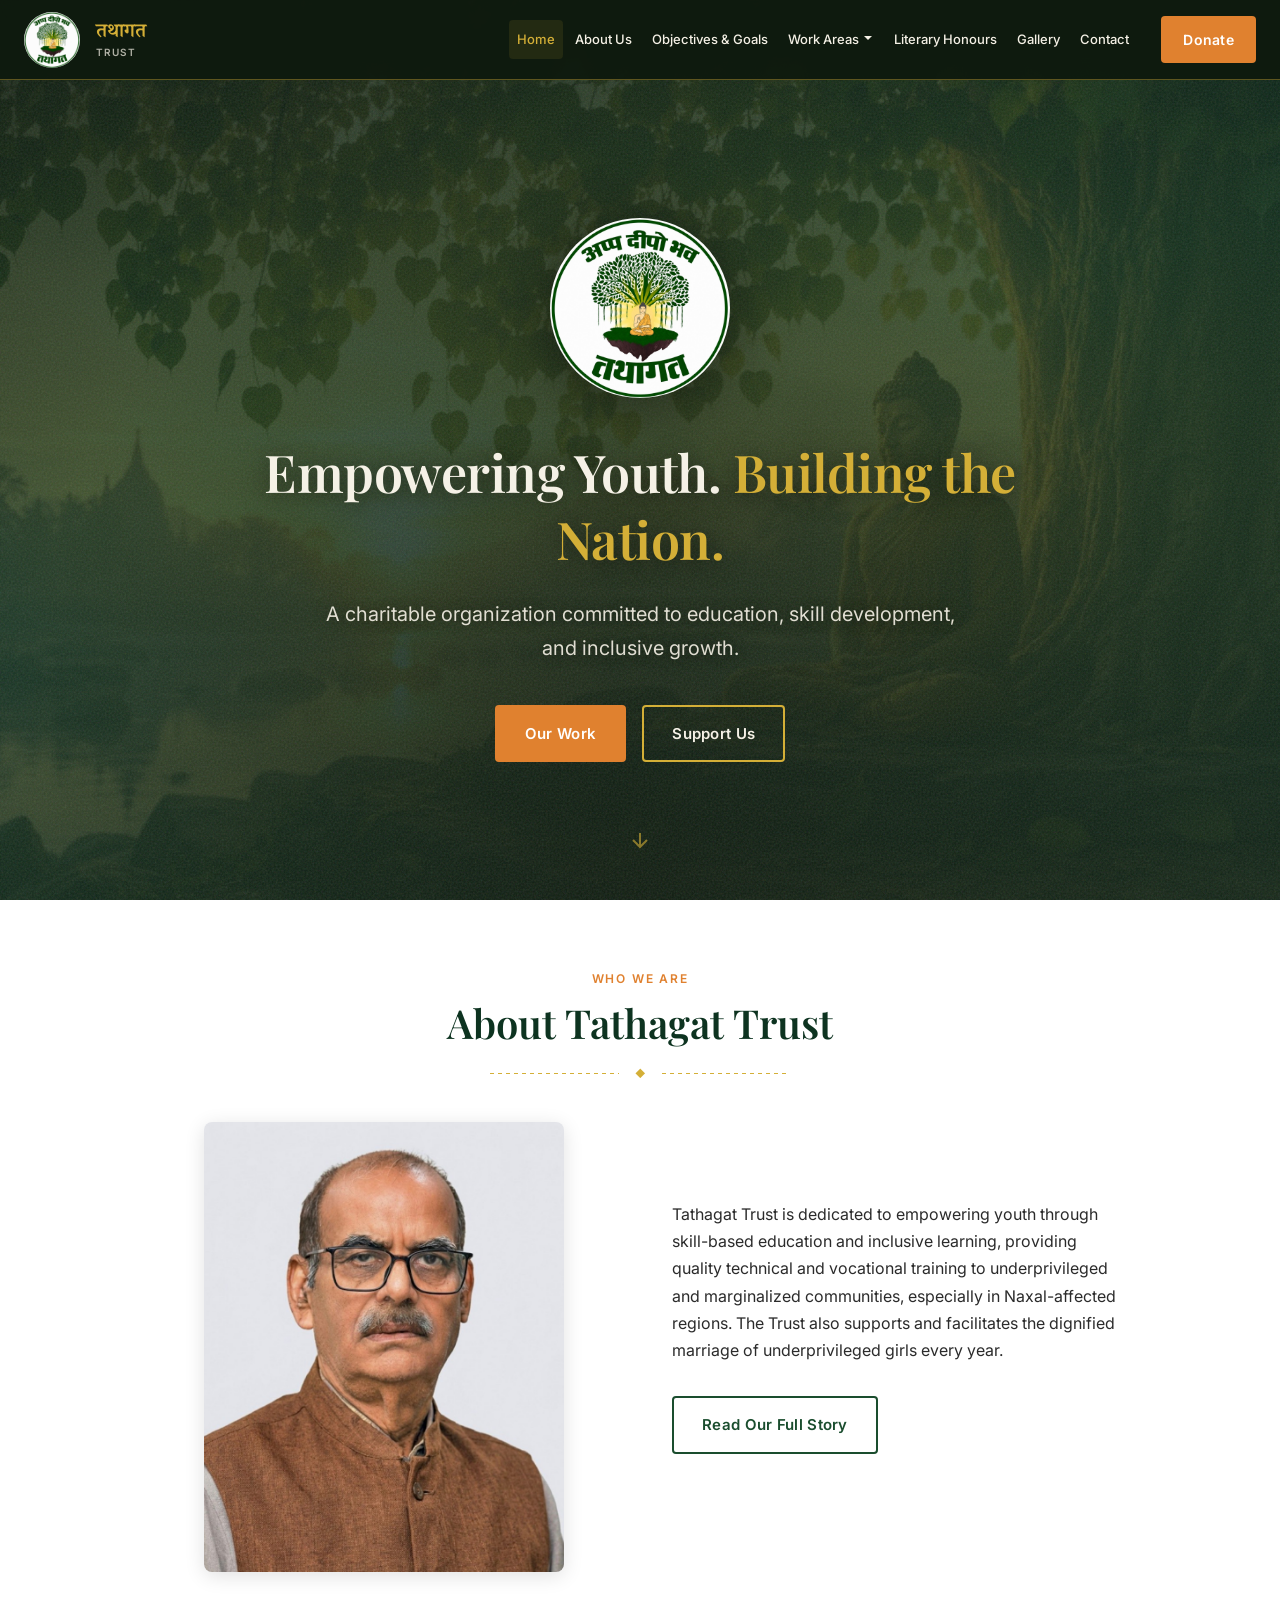
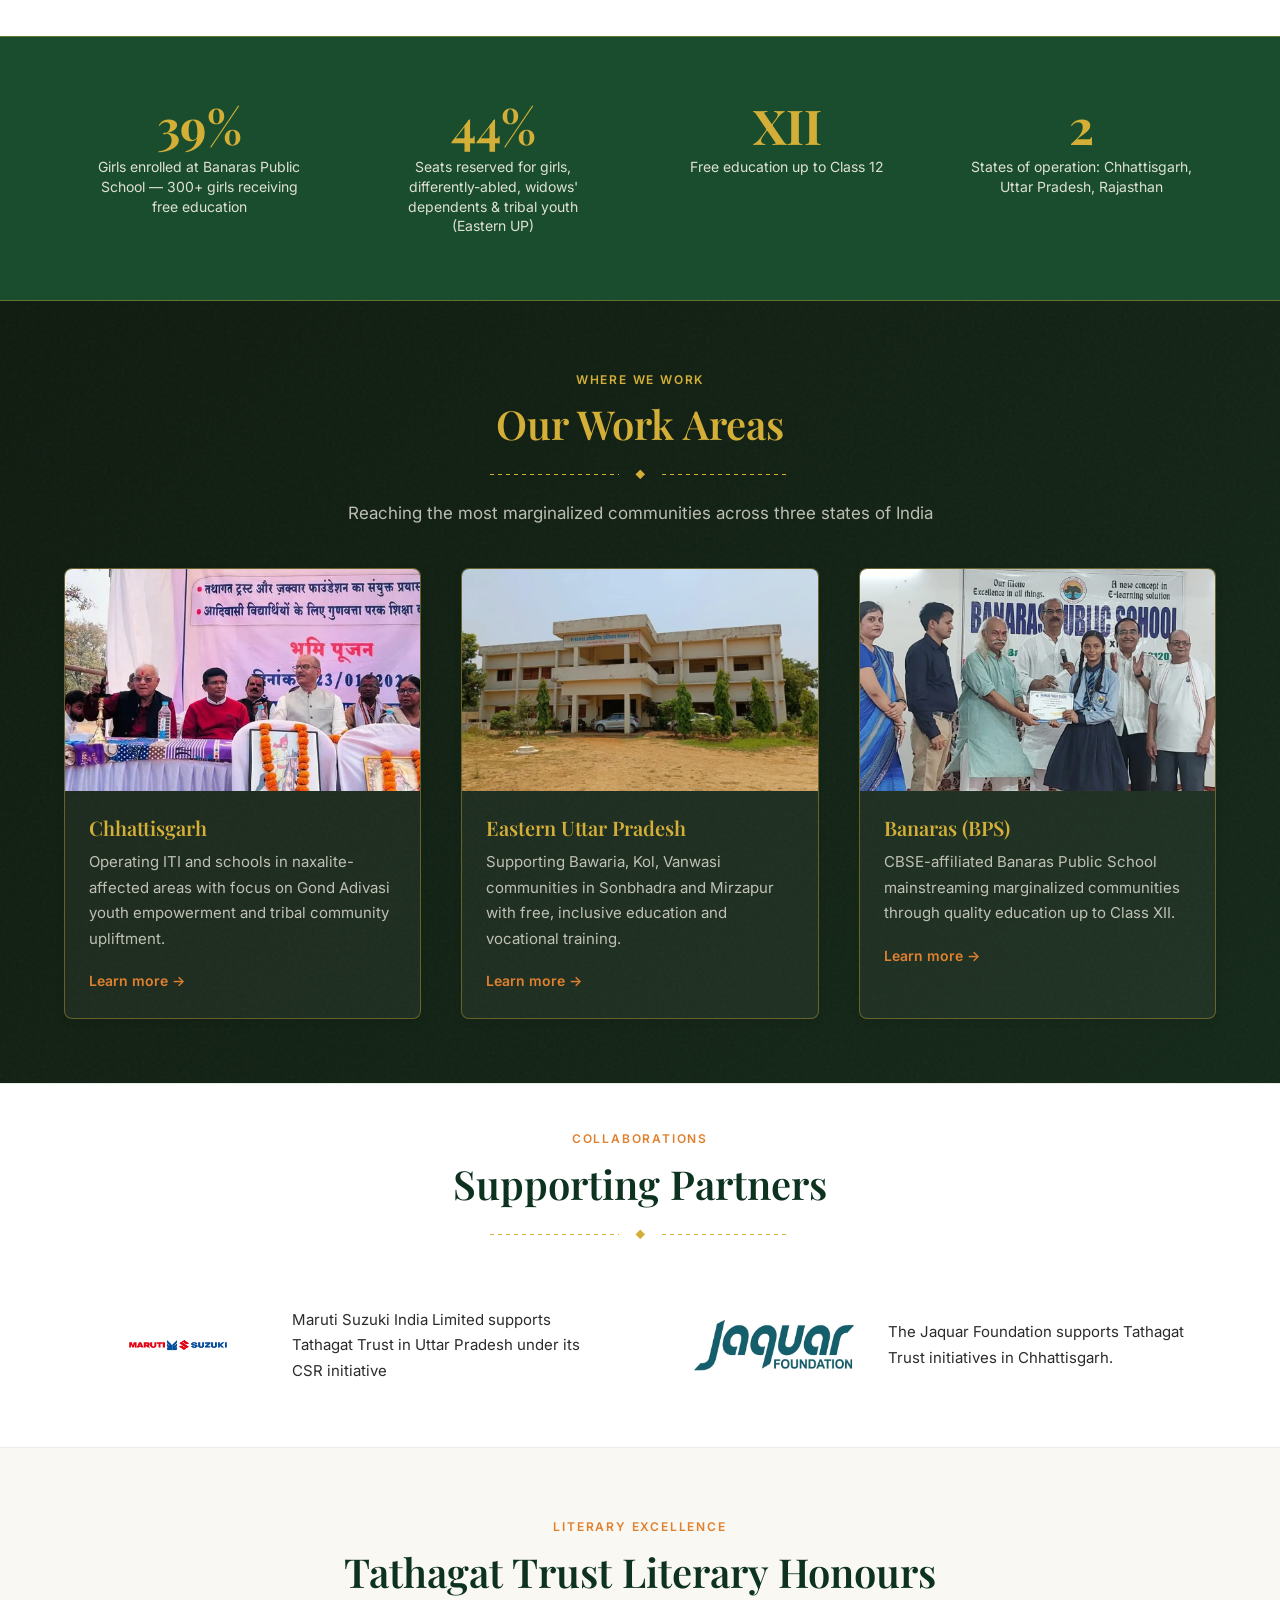
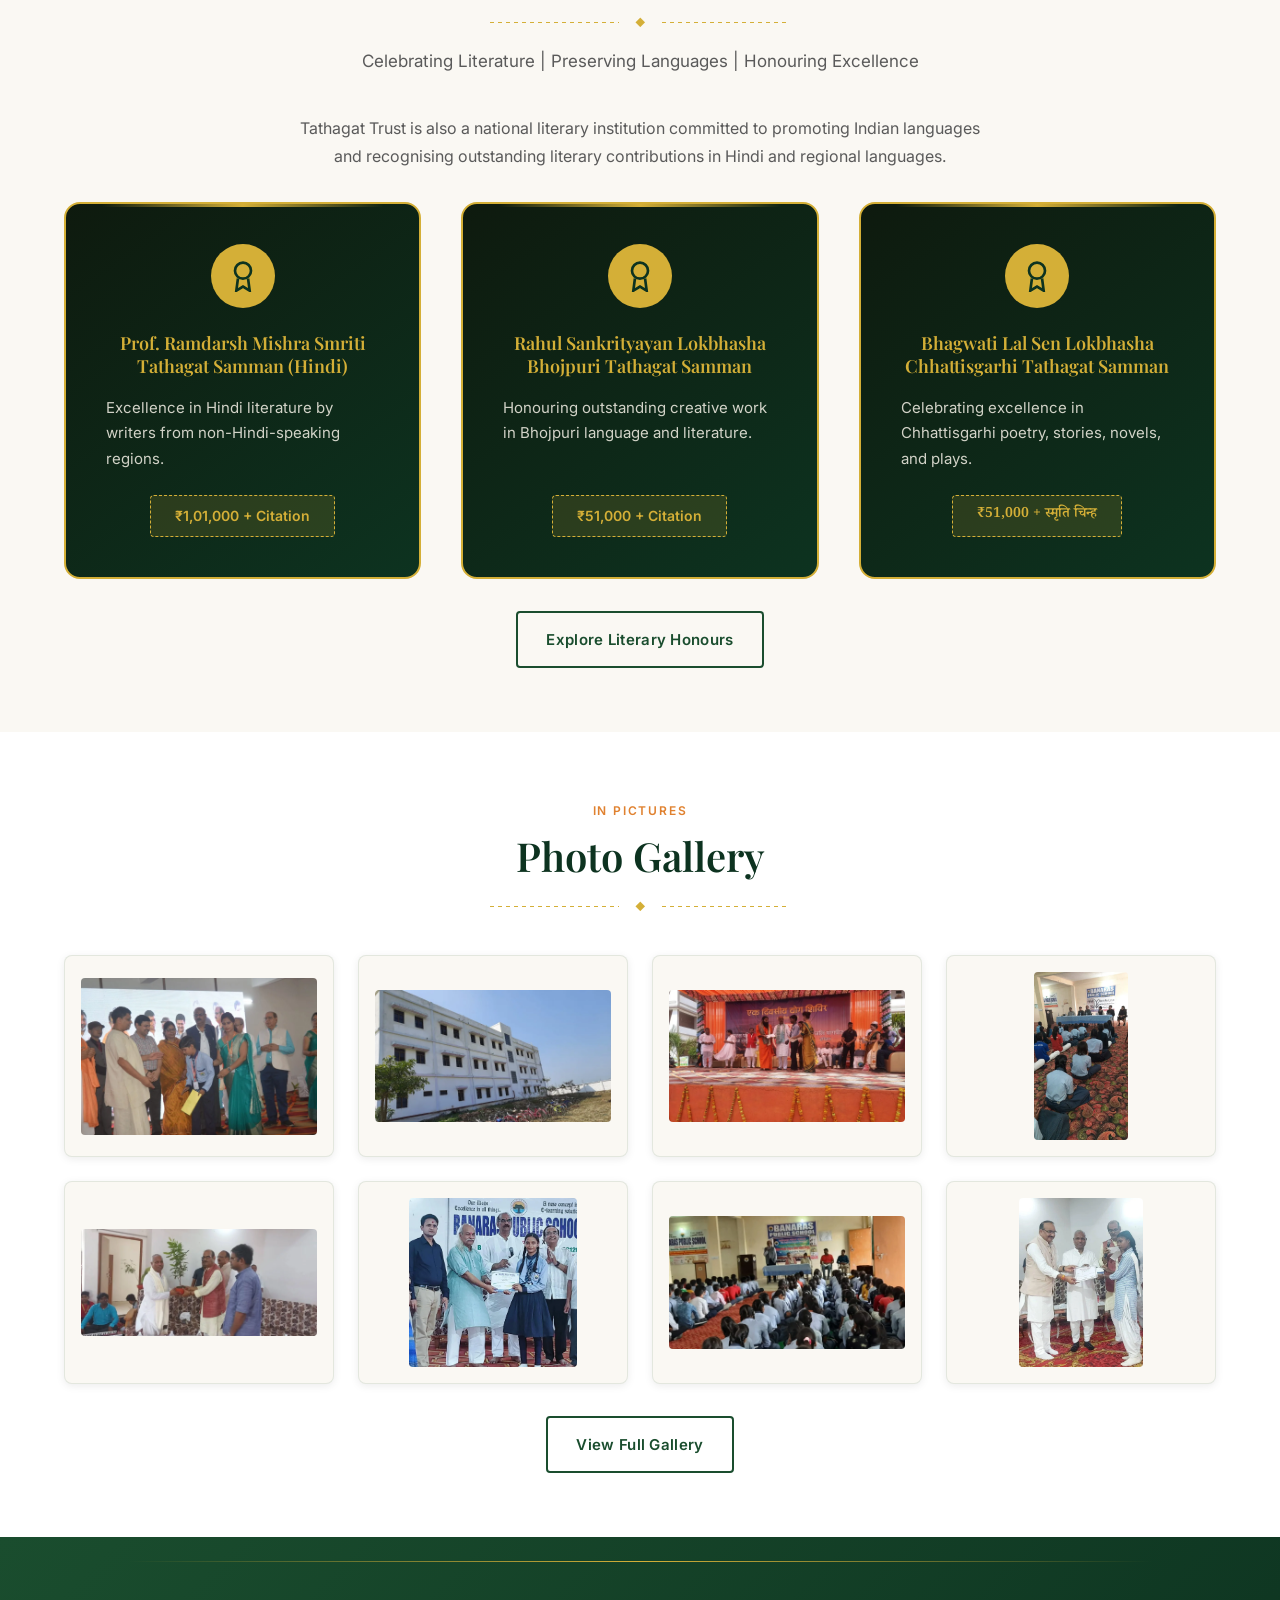
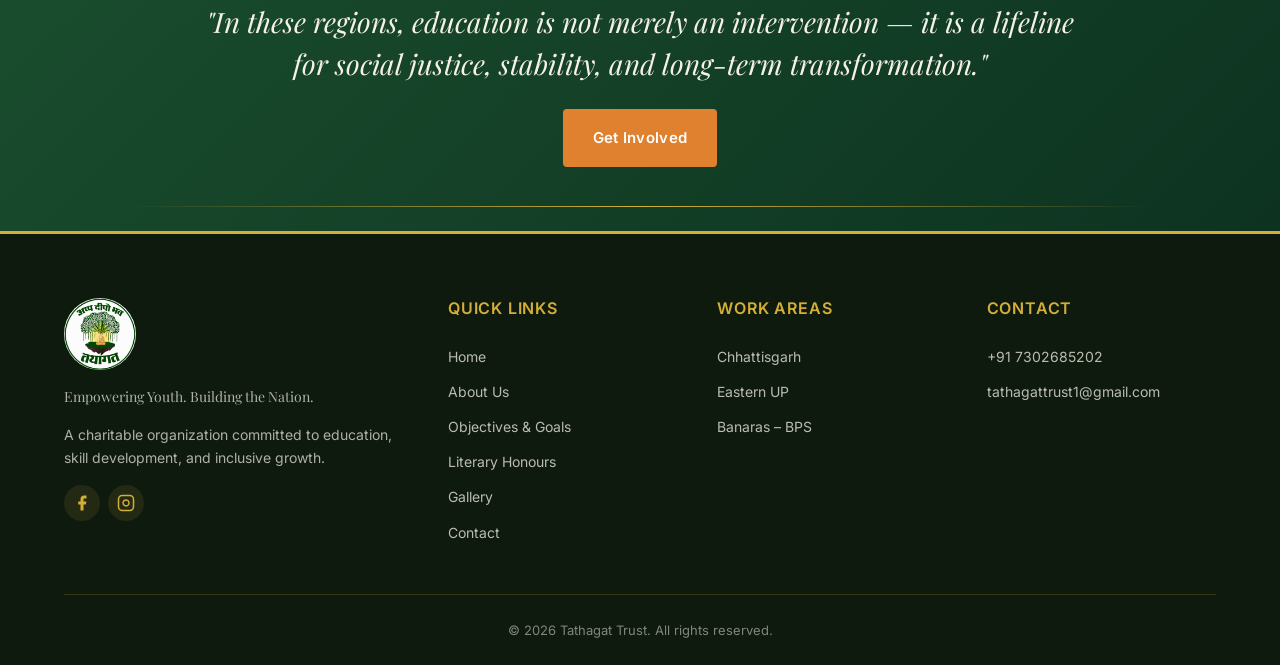
<file: index.html>
<!DOCTYPE html>
<html lang="en">
<head>
  <meta charset="UTF-8">
  <meta name="viewport" content="width=device-width, initial-scale=1.0">
  <title>Tathagat Trust — Empowering Youth. Building the Nation.</title>
  <meta name="description" content="Tathagat Trust is a charitable organization in India dedicated to education, skill development, and upliftment of underprivileged communities across Chhattisgarh, Uttar Pradesh, and Rajasthan.">
  <meta property="og:title" content="Tathagat Trust — Empowering Youth. Building the Nation.">
  <meta property="og:description" content="A charitable organization committed to education, skill development, and inclusive growth.">
  <meta property="og:type" content="website">
  <meta property="og:image" content="assets/logo/tathagat-logo.png">
  <link rel="icon" href="/favicon.ico" sizes="any">
  <link rel="icon" type="image/png" sizes="32x32" href="/assets/logo/favicon-32x32.png">
  <link rel="apple-touch-icon" sizes="180x180" href="/assets/logo/apple-touch-icon.png">
  <link rel="preconnect" href="https://fonts.googleapis.com">
  <link rel="preconnect" href="https://fonts.gstatic.com" crossorigin>
  <link href="https://fonts.googleapis.com/css2?family=Inter:wght@400;500;600;700&family=Noto+Sans+Devanagari:wght@400;600&family=Noto+Serif+Devanagari:wght@400;600;700&family=Playfair+Display:ital,wght@0,400;0,600;0,700;1,400&display=swap" rel="stylesheet">
  <link rel="stylesheet" href="css/style.css">
</head>
<body>

  <!-- HEADER -->
  <header class="site-header" role="banner">
    <div class="container">
      <a href="index.html" class="site-logo" aria-label="Tathagat Trust Home">
        <img src="assets/logo/tathagat-logo.png" alt="Tathagat Trust logo — अप्प दीपो भव, Buddha meditating under Bodhi tree" width="56" height="56">
        <span class="site-logo__text hindi">तथागत<span class="sr-only"> Tathagat Trust</span><small>Trust</small></span>
      </a>

      <button class="nav-toggle" aria-label="Toggle navigation menu" aria-expanded="false" aria-controls="main-nav">
        <span></span><span></span><span></span>
      </button>

      <nav class="main-nav" id="main-nav" role="navigation" aria-label="Main navigation">
        <ul class="nav-list">
          <li><a href="index.html" class="active">Home</a></li>
          <li><a href="about.html">About Us</a></li>
          <li><a href="objectives.html">Objectives &amp; Goals</a></li>
          <li class="nav-dropdown">
            <a href="#" class="nav-dropdown__toggle" aria-haspopup="true">Work Areas
              <svg viewBox="0 0 12 12" fill="currentColor" aria-hidden="true"><path d="M2 4l4 4 4-4"/></svg>
            </a>
            <ul class="nav-dropdown__menu" role="menu">
              <li><a href="work-areas/chhattisgarh.html" role="menuitem">Chhattisgarh</a></li>
              <li><a href="work-areas/eastern-up.html" role="menuitem">Eastern UP</a></li>
              <li><a href="work-areas/banaras-bps.html" role="menuitem">Banaras – BPS</a></li>
            </ul>
          </li>
          <li><a href="literary-honours.html">Literary Honours</a></li>
          <li><a href="gallery.html">Gallery</a></li>
          <li><a href="contact.html">Contact</a></li>
        </ul>
        <!-- TODO: Integrate donation payment gateway -->
        <a href="contact.html" class="btn btn--donate" data-donate>Donate</a>
      </nav>
    </div>
  </header>

  <main>
    <!-- HERO -->
    <section class="hero" aria-labelledby="hero-title">
      <video class="hero__video" autoplay muted loop playsinline disablePictureInPicture poster="assets/images/hero-bodhi.jpg" aria-hidden="true">
        <source src="assets/images/hero-bodhi.mp4" type="video/mp4">
      </video>
      <div class="hero__content">
        <img src="assets/logo/tathagat-logo.png" alt="Tathagat Trust emblem — तथागत" class="hero__logo reveal" width="180" height="180">
        <h1 id="hero-title" class="hero__title reveal reveal-delay-1">Empowering Youth. <span class="gold">Building the Nation.</span></h1>
        <p class="hero__subtitle reveal reveal-delay-2">A charitable organization committed to education, skill development, and inclusive growth.</p>
        <div class="hero__cta reveal reveal-delay-3">
          <a href="about.html" class="btn btn--primary">Our Work</a>
          <a href="contact.html" class="btn btn--outline" data-donate>Support Us</a>
        </div>
      </div>
      <div class="hero__scroll" aria-hidden="true">
        <svg width="24" height="24" viewBox="0 0 24 24" fill="none" stroke="currentColor" stroke-width="2"><path d="M12 5v14M5 12l7 7 7-7"/></svg>
      </div>
    </section>

    <!-- ABOUT SNAPSHOT -->
    <section class="section section--white" aria-labelledby="about-snapshot-title">
      <div class="container">
        <div class="section-header reveal">
          <span class="section-header__tag">Who We Are</span>
          <h2 id="about-snapshot-title" class="section-header__title">About Tathagat Trust</h2>
          <div class="section-header__divider"><span>◆</span></div>
        </div>
        <div class="two-col about-snapshot">
          <figure class="about-portrait reveal">
            <img src="assets/images/about/tathagat-trust-leadership-portrait.png" alt="Tathagat Trust leadership portrait" width="600" height="750" loading="lazy" decoding="async">
          </figure>
          <div class="content-block reveal reveal-delay-1">
            <p>Tathagat Trust is dedicated to empowering youth through skill-based education and inclusive learning, providing quality technical and vocational training to underprivileged and marginalized communities, especially in Naxal-affected regions. The Trust also supports and facilitates the dignified marriage of underprivileged girls every year.</p>
            <a href="about.html" class="btn btn--outline-dark" style="margin-top: 1rem;">Read Our Full Story</a>
          </div>
        </div>
      </div>
    </section>

    <!-- IMPACT STATS -->
    <section class="stats-strip" aria-label="Impact statistics">
      <div class="container">
        <div class="stats-grid">
          <div class="stat-item reveal">
            <div class="stat-item__number"><span data-counter="45" data-suffix="%">0%</span></div>
            <p class="stat-item__label">Girls enrolled at Banaras Public School — 300+ girls receiving free education</p>
          </div>
          <div class="stat-item reveal reveal-delay-1">
            <div class="stat-item__number"><span data-counter="50" data-suffix="%">0%</span></div>
            <p class="stat-item__label">Seats reserved for girls, differently-abled, widows' dependents &amp; tribal youth (Eastern UP)</p>
          </div>
          <div class="stat-item reveal reveal-delay-2">
            <div class="stat-item__number">XII</div>
            <p class="stat-item__label">Free education up to Class 12</p>
          </div>
          <div class="stat-item reveal reveal-delay-3">
            <div class="stat-item__number"><span data-counter="3">0</span></div>
            <p class="stat-item__label">States of operation: Chhattisgarh, Uttar Pradesh, Rajasthan</p>
          </div>
        </div>
      </div>
    </section>

    <!-- WORK AREAS PREVIEW -->
    <section class="section section--dark" id="work-areas" aria-labelledby="work-areas-title">
      <div class="container">
        <div class="section-header reveal">
          <span class="section-header__tag">Where We Work</span>
          <h2 id="work-areas-title" class="section-header__title">Our Work Areas</h2>
          <div class="section-header__divider"><span>◆</span></div>
          <p class="section-header__subtitle">Reaching the most marginalized communities across three states of India</p>
        </div>
        <div class="card-grid">
          <article class="card card--dark reveal">
            <div class="card__image">
              <picture>
                <source srcset="assets/images/work-areas/chhattisgarh/tathagat-trust-chhattisgarh-tathagat-global-gurukul-bhoomi-pujan.webp" type="image/webp">
                <img src="assets/images/work-areas/chhattisgarh/tathagat-trust-chhattisgarh-tathagat-global-gurukul-bhoomi-pujan.jpg" alt="Bhoomi pujan ceremony for Tathagat Global Gurukul — tribal education initiative in Chhattisgarh" width="552" height="689" loading="lazy" decoding="async">
              </picture>
            </div>
            <div class="card__body">
              <h3 class="card__title">Chhattisgarh</h3>
              <p class="card__text">Operating ITI and schools in naxalite-affected areas with focus on Gond Adivasi youth empowerment and tribal community upliftment.</p>
              <a href="work-areas/chhattisgarh.html" class="card__link">Learn more →</a>
            </div>
          </article>
          <article class="card card--dark reveal reveal-delay-1">
            <div class="card__image">
              <picture>
                <source srcset="assets/images/work-areas/eastern-up/tathagat-trust-eastern-up-iti-dadri-mirzapur-building.webp" type="image/webp">
                <img src="assets/images/work-areas/eastern-up/tathagat-trust-eastern-up-iti-dadri-mirzapur-building.jpg" alt="Tathagat Industrial Training Institute building at Dadri, Pahadi, Mirzapur, Eastern Uttar Pradesh" width="1024" height="576" loading="lazy" decoding="async">
              </picture>
            </div>
            <div class="card__body">
              <h3 class="card__title">Eastern Uttar Pradesh</h3>
              <p class="card__text">Supporting Bawaria, Kol, Vanwasi communities in Sonbhadra and Mirzapur with free, inclusive education and vocational training.</p>
              <a href="work-areas/eastern-up.html" class="card__link">Learn more →</a>
            </div>
          </article>
          <article class="card card--dark reveal reveal-delay-2">
            <div class="card__image">
              <picture>
                <source srcset="assets/images/work-areas/banaras-bps/tathagat-trust-banaras-public-school-award-ceremony.webp" type="image/webp">
                <img src="assets/images/work-areas/banaras-bps/tathagat-trust-banaras-public-school-award-ceremony.jpg" alt="Student receiving certificate at Banaras Public School award ceremony, Varanasi" width="1024" height="768" loading="lazy" decoding="async">
              </picture>
            </div>
            <div class="card__body">
              <h3 class="card__title">Banaras (BPS)</h3>
              <p class="card__text">CBSE-affiliated Banaras Public School mainstreaming marginalized communities through quality education up to Class XII.</p>
              <a href="work-areas/banaras-bps.html" class="card__link">Learn more →</a>
            </div>
          </article>
        </div>
      </div>
    </section>

    <!-- PARTNERS -->
    <section class="partners-strip" aria-labelledby="partners-title">
      <div class="container">
        <div class="section-header reveal">
          <span class="section-header__tag">Collaborations</span>
          <h2 id="partners-title" class="section-header__title">Supporting Partners</h2>
          <div class="section-header__divider"><span>◆</span></div>
        </div>
        <div class="partners-grid">
          <div class="partner-item reveal">
            <div class="partner-item__logo">
              <img src="assets/logo/partners/maruti-suzuki-logo.png" alt="Maruti Suzuki India Limited" width="320" height="64" loading="lazy" decoding="async">
            </div>
            <p class="partner-item__text">Maruti Suzuki India Limited supports Tathagat Trust in Uttar Pradesh under its CSR initiative</p>
          </div>
          <div class="partner-item reveal reveal-delay-1">
            <div class="partner-item__logo">
              <img src="assets/logo/partners/jaquar-foundation-logo.png" alt="Jaquar Foundation" width="200" height="64" loading="lazy" decoding="async">
            </div>
            <p class="partner-item__text">The Jaquar Foundation supports Tathagat Trust initiatives in Chhattisgarh.</p>
          </div>
        </div>
      </div>
    </section>

    <!-- LITERARY HONOURS TEASER -->
    <section class="section section--light" aria-labelledby="honours-teaser-title">
      <div class="container text-center">
        <div class="section-header reveal">
          <span class="section-header__tag">Literary Excellence</span>
          <h2 id="honours-teaser-title" class="section-header__title">Tathagat Trust Literary Honours</h2>
          <div class="section-header__divider"><span>◆</span></div>
          <p class="section-header__subtitle">Celebrating Literature | Preserving Languages | Honouring Excellence</p>
        </div>
        <p class="reveal" style="max-width: 700px; margin: 0 auto 2rem; color: var(--color-text-muted);">Tathagat Trust is also a national literary institution committed to promoting Indian languages and recognising outstanding literary contributions in Hindi and regional languages.</p>

        <div class="card-grid" style="margin-bottom: 2rem;">
          <article class="award-card reveal">
            <div class="award-card__badge" aria-hidden="true">
              <svg viewBox="0 0 24 24" fill="none" stroke="currentColor" stroke-width="2"><circle cx="12" cy="8" r="6"/><path d="M8.21 13.89L7 23l5-3 5 3-1.21-9.12"/></svg>
            </div>
            <h3 class="award-card__title">Prof. Ramdarsh Mishra Smriti Tathagat Samman (Hindi)</h3>
            <div class="award-card__text">
              <p>Excellence in Hindi literature by writers from non-Hindi-speaking regions.</p>
            </div>
            <span class="award-card__prize">₹1,01,000 + Citation</span>
          </article>

          <article class="award-card reveal reveal-delay-1">
            <div class="award-card__badge" aria-hidden="true">
              <svg viewBox="0 0 24 24" fill="none" stroke="currentColor" stroke-width="2"><circle cx="12" cy="8" r="6"/><path d="M8.21 13.89L7 23l5-3 5 3-1.21-9.12"/></svg>
            </div>
            <h3 class="award-card__title">Rahul Sankrityayan Lokbhasha Bhojpuri Tathagat Samman</h3>
            <div class="award-card__text">
              <p>Honouring outstanding creative work in Bhojpuri language and literature.</p>
            </div>
            <span class="award-card__prize">₹51,000 + Citation</span>
          </article>

          <article class="award-card reveal reveal-delay-2">
            <div class="award-card__badge" aria-hidden="true">
              <svg viewBox="0 0 24 24" fill="none" stroke="currentColor" stroke-width="2"><circle cx="12" cy="8" r="6"/><path d="M8.21 13.89L7 23l5-3 5 3-1.21-9.12"/></svg>
            </div>
            <h3 class="award-card__title">Bhagwati Lal Sen Lokbhasha Chhattisgarhi Tathagat Samman</h3>
            <div class="award-card__text">
              <p>Celebrating excellence in Chhattisgarhi poetry, stories, novels, and plays.</p>
            </div>
            <span class="award-card__prize hindi">₹51,000 + स्मृति चिन्ह</span>
          </article>
        </div>

        <a href="literary-honours.html" class="btn btn--outline-dark reveal">Explore Literary Honours</a>
      </div>
    </section>

    <!-- GALLERY PREVIEW -->
    <section class="section section--white" aria-labelledby="gallery-preview-title">
      <div class="container">
        <div class="section-header reveal">
          <span class="section-header__tag">In Pictures</span>
          <h2 id="gallery-preview-title" class="section-header__title">Photo Gallery</h2>
          <div class="section-header__divider"><span>◆</span></div>
        </div>
        <div class="gallery-grid gallery-grid--preview reveal">
          <div class="gallery-item gallery-item--photo">
            <picture>
              <source srcset="assets/images/gallery/tathagat-trust-banaras-public-school-program-event-01.webp" type="image/webp">
              <img src="assets/images/gallery/tathagat-trust-banaras-public-school-program-event-01.jpg" alt="Tathagat Trust community program event at Banaras Public School, Varanasi" width="1024" height="681" loading="lazy" decoding="async">
            </picture>
          </div>
          <div class="gallery-item gallery-item--photo">
            <picture>
              <source srcset="assets/images/gallery/tathagat-trust-vanvasi-medha-samman-group-photo.webp" type="image/webp">
              <img src="assets/images/gallery/tathagat-trust-vanvasi-medha-samman-group-photo.jpg" alt="Students holding certificates at Vanvasi Medha Samman Samaroh organized by Tathagat Trust, August 2025" width="1024" height="576" loading="lazy" decoding="async">
            </picture>
          </div>
          <div class="gallery-item gallery-item--photo">
            <picture>
              <source srcset="assets/images/gallery/tathagat-trust-student-trophy-award-ceremony.webp" type="image/webp">
              <img src="assets/images/gallery/tathagat-trust-student-trophy-award-ceremony.jpg" alt="Student receiving trophy and certificate at Tathagat Trust award function" width="1024" height="576" loading="lazy" decoding="async">
            </picture>
          </div>
          <div class="gallery-item gallery-item--photo">
            <picture>
              <source srcset="assets/images/gallery/tathagat-trust-student-certificate-presentation-01.webp" type="image/webp">
              <img src="assets/images/gallery/tathagat-trust-student-certificate-presentation-01.jpg" alt="Student certificate presentation during Tathagat Trust ceremony" width="576" height="1024" loading="lazy" decoding="async">
            </picture>
          </div>
          <div class="gallery-item gallery-item--photo">
            <picture>
              <source srcset="assets/images/gallery/tathagat-trust-banaras-public-school-ceremony-01.webp" type="image/webp">
              <img src="assets/images/gallery/tathagat-trust-banaras-public-school-ceremony-01.jpg" alt="Formal ceremony at Banaras Public School supported by Tathagat Trust" width="1024" height="461" loading="lazy" decoding="async">
            </picture>
          </div>
          <div class="gallery-item gallery-item--photo">
            <picture>
              <source srcset="assets/images/gallery/tathagat-trust-certificate-distribution-ceremony-01.webp" type="image/webp">
              <img src="assets/images/gallery/tathagat-trust-certificate-distribution-ceremony-01.jpg" alt="Certificate distribution ceremony for meritorious students, Tathagat Trust" width="959" height="959" loading="lazy" decoding="async">
            </picture>
          </div>
          <div class="gallery-item gallery-item--photo">
            <picture>
              <source srcset="assets/images/gallery/tathagat-trust-vanvasi-medha-samman-certificate.webp" type="image/webp">
              <img src="assets/images/gallery/tathagat-trust-vanvasi-medha-samman-certificate.jpg" alt="Certificate presentation at Vanvasi Medha Samman Samaroh, Banaras Public School Varanasi" width="1024" height="576" loading="lazy" decoding="async">
            </picture>
          </div>
          <div class="gallery-item gallery-item--photo">
            <picture>
              <source srcset="assets/images/gallery/tathagat-trust-scholarship-presentation-banaras-school.webp" type="image/webp">
              <img src="assets/images/gallery/tathagat-trust-scholarship-presentation-banaras-school.jpg" alt="Scholarship presentation ceremony at Banaras Public School" width="749" height="1024" loading="lazy" decoding="async">
            </picture>
          </div>
        </div>
        <div class="text-center" style="margin-top: 2rem;">
          <a href="gallery.html" class="btn btn--outline-dark reveal">View Full Gallery</a>
        </div>
      </div>
    </section>

    <!-- CTA BANNER -->
    <section class="cta-banner" aria-label="Call to action">
      <div class="container">
        <p class="reveal">"In these regions, education is not merely an intervention — it is a lifeline for social justice, stability, and long-term transformation."</p>
        <a href="contact.html" class="btn btn--primary reveal">Get Involved</a>
      </div>
    </section>
  </main>

  <!-- FOOTER -->
  <footer class="site-footer" role="contentinfo">
    <div class="container">
      <div class="footer-grid">
        <div class="footer-brand">
          <img src="assets/logo/tathagat-logo.png" alt="Tathagat Trust" width="64" height="64">
          <p class="footer-brand__tagline">Empowering Youth. Building the Nation.</p>
          <p>A charitable organization committed to education, skill development, and inclusive growth.</p>
          <div class="footer-social">
            <a href="https://www.facebook.com/share/1GygKtZ9gz/?mibextid=wwXIfr" target="_blank" rel="noopener noreferrer" aria-label="Facebook"><svg width="18" height="18" viewBox="0 0 24 24" fill="currentColor"><path d="M18 2h-3a5 5 0 00-5 5v3H7v4h3v8h4v-8h3l1-4h-4V7a1 1 0 011-1h3z"/></svg></a>
            <a href="https://www.instagram.com/tathagat_org?igsh=YjQ2Nno1MGJxMGJs" target="_blank" rel="noopener noreferrer" aria-label="Instagram"><svg width="18" height="18" viewBox="0 0 24 24" fill="none" stroke="currentColor" stroke-width="2"><rect x="2" y="2" width="20" height="20" rx="5"/><path d="M16 11.37A4 4 0 1112.63 8 4 4 0 0116 11.37z"/><line x1="17.5" y1="6.5" x2="17.51" y2="6.5"/></svg></a>
          </div>
        </div>
        <div class="footer-col">
          <h3>Quick Links</h3>
          <ul>
            <li><a href="index.html">Home</a></li>
            <li><a href="about.html">About Us</a></li>
            <li><a href="objectives.html">Objectives &amp; Goals</a></li>
            <li><a href="literary-honours.html">Literary Honours</a></li>
            <li><a href="gallery.html">Gallery</a></li>
            <li><a href="contact.html">Contact</a></li>
          </ul>
        </div>
        <div class="footer-col">
          <h3>Work Areas</h3>
          <ul>
            <li><a href="work-areas/chhattisgarh.html">Chhattisgarh</a></li>
            <li><a href="work-areas/eastern-up.html">Eastern UP</a></li>
            <li><a href="work-areas/banaras-bps.html">Banaras – BPS</a></li>
          </ul>
        </div>
        <div class="footer-col">
          <h3>Contact</h3>
          <ul>
            <li><a href="tel:+917302685202">+91 7302685202</a></li>
            <li><a href="mailto:tathagattrust1@gmail.com">tathagattrust1@gmail.com</a></li>
          </ul>
        </div>
      </div>
      <div class="footer-bottom">
        <p>&copy; 2026 Tathagat Trust. All rights reserved.</p>
      </div>
    </div>
  </footer>

  <script src="js/main.js"></script>
</body>
</html>
</file>
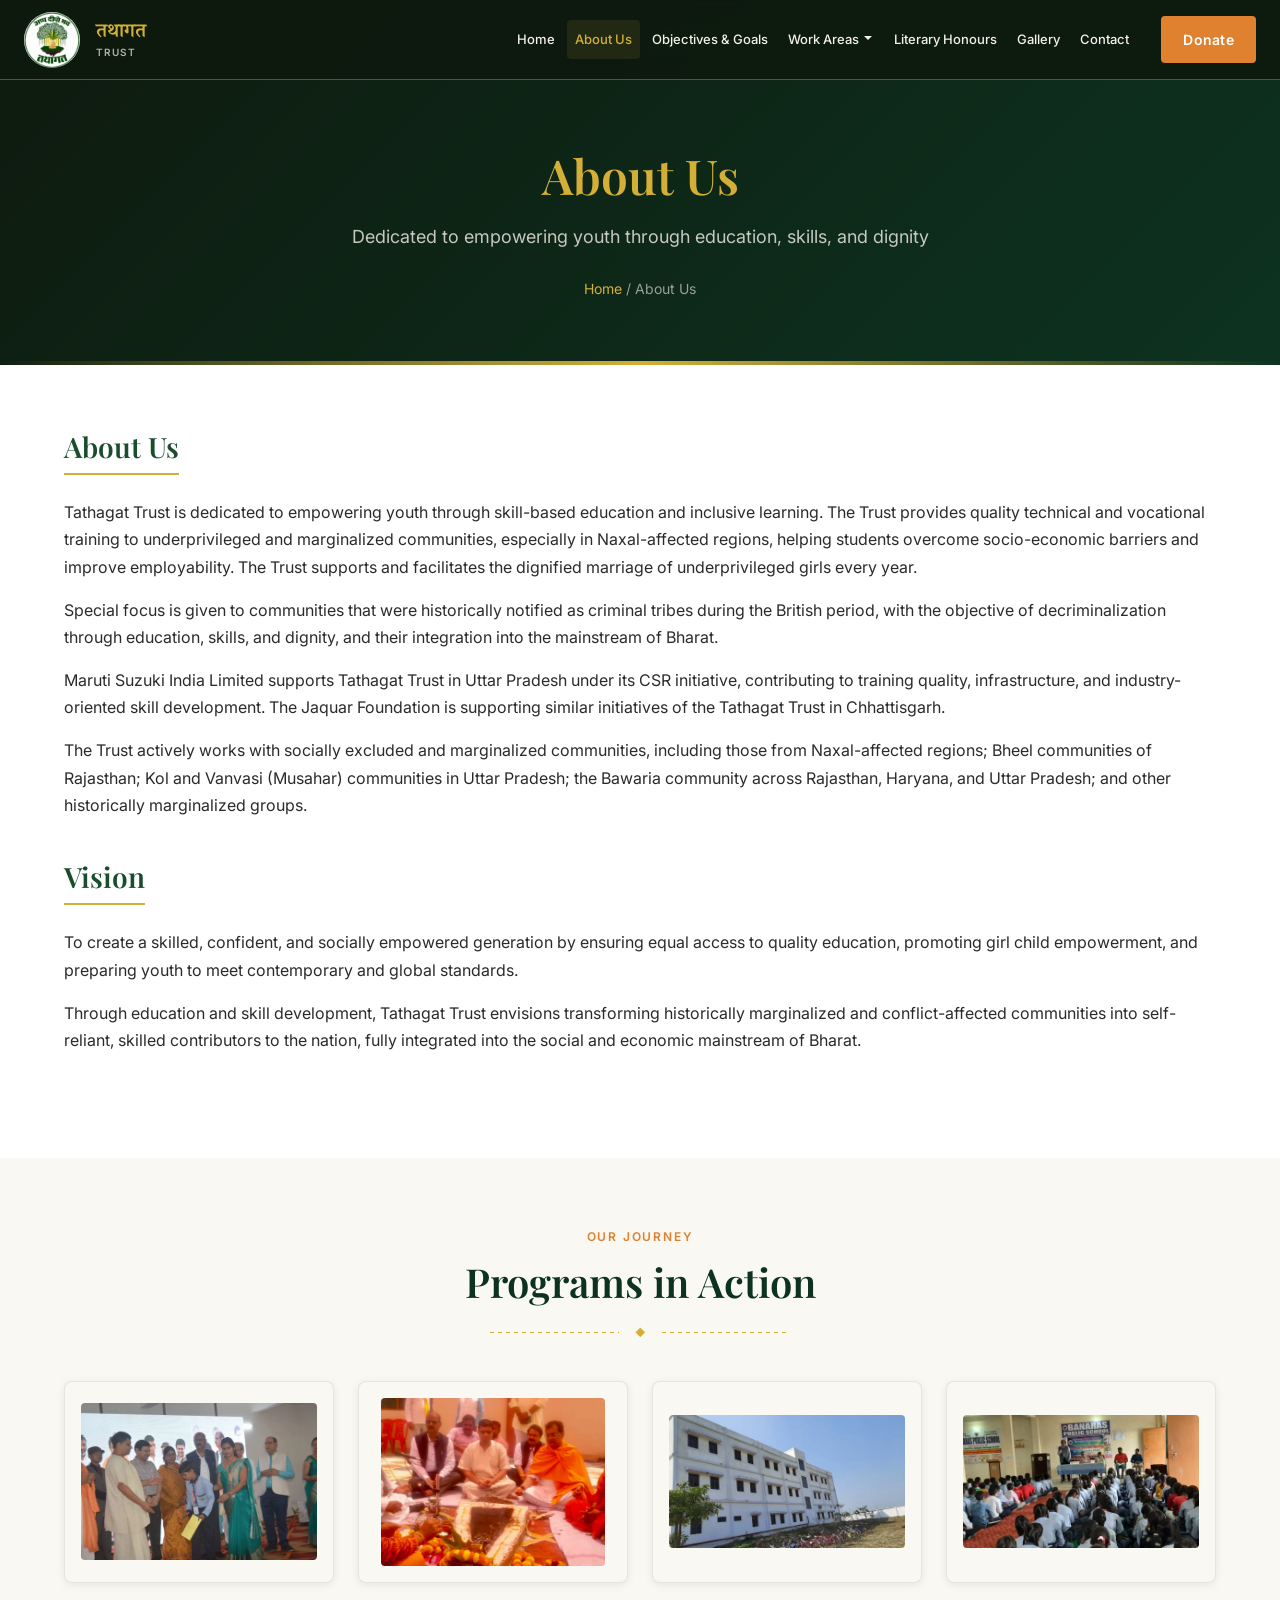
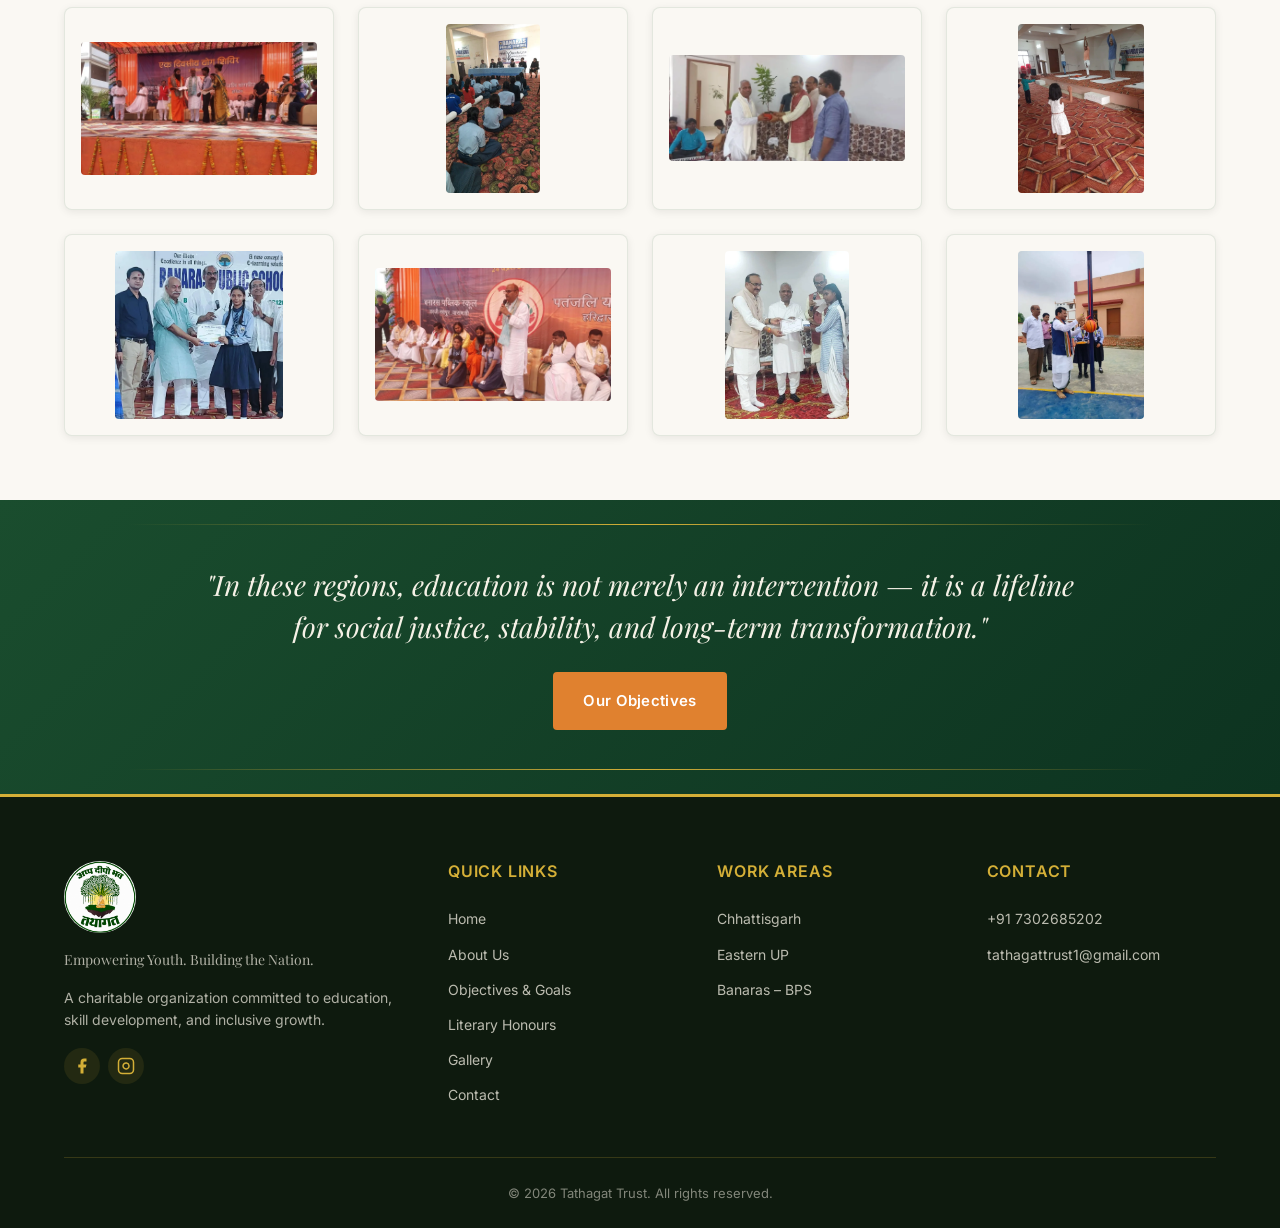
<file: about.html>
<!DOCTYPE html>
<html lang="en">
<head>
  <meta charset="UTF-8">
  <meta name="viewport" content="width=device-width, initial-scale=1.0">
  <title>About Us — Tathagat Trust</title>
  <meta name="description" content="Learn about Tathagat Trust's mission to empower youth through skill-based education in naxal-affected regions across India.">
  <meta property="og:title" content="About Us — Tathagat Trust">
  <meta property="og:description" content="Empowering youth through skill-based education and inclusive learning for marginalized communities.">
  <meta property="og:type" content="website">
  <meta property="og:image" content="assets/logo/tathagat-logo.png">
  <link rel="icon" href="/favicon.ico" sizes="any">
  <link rel="icon" type="image/png" sizes="32x32" href="/assets/logo/favicon-32x32.png">
  <link rel="apple-touch-icon" sizes="180x180" href="/assets/logo/apple-touch-icon.png">
  <link rel="preconnect" href="https://fonts.googleapis.com">
  <link rel="preconnect" href="https://fonts.gstatic.com" crossorigin>
  <link href="https://fonts.googleapis.com/css2?family=Inter:wght@400;500;600;700&family=Noto+Sans+Devanagari:wght@400;600&family=Noto+Serif+Devanagari:wght@400;600;700&family=Playfair+Display:ital,wght@0,400;0,600;0,700;1,400&display=swap" rel="stylesheet">
  <link rel="stylesheet" href="css/style.css">
</head>
<body>

  <header class="site-header" role="banner">
    <div class="container">
      <a href="index.html" class="site-logo" aria-label="Tathagat Trust Home">
        <img src="assets/logo/tathagat-logo.png" alt="Tathagat Trust logo" width="52" height="52">
        <span class="site-logo__text hindi">तथागत<small>Trust</small></span>
      </a>
      <button class="nav-toggle" aria-label="Toggle navigation menu" aria-expanded="false" aria-controls="main-nav">
        <span></span><span></span><span></span>
      </button>
      <nav class="main-nav" id="main-nav" role="navigation" aria-label="Main navigation">
        <ul class="nav-list">
          <li><a href="index.html">Home</a></li>
          <li><a href="about.html" class="active">About Us</a></li>
          <li><a href="objectives.html">Objectives &amp; Goals</a></li>
          <li class="nav-dropdown">
            <a href="#" class="nav-dropdown__toggle" aria-haspopup="true">Work Areas
              <svg viewBox="0 0 12 12" fill="currentColor" aria-hidden="true"><path d="M2 4l4 4 4-4"/></svg>
            </a>
            <ul class="nav-dropdown__menu" role="menu">
              <li><a href="work-areas/chhattisgarh.html" role="menuitem">Chhattisgarh</a></li>
              <li><a href="work-areas/eastern-up.html" role="menuitem">Eastern UP</a></li>
              <li><a href="work-areas/banaras-bps.html" role="menuitem">Banaras – BPS</a></li>
            </ul>
          </li>
          <li><a href="literary-honours.html">Literary Honours</a></li>
          <li><a href="gallery.html">Gallery</a></li>
          <li><a href="contact.html">Contact</a></li>
        </ul>
        <a href="contact.html" class="btn btn--donate" data-donate>Donate</a>
      </nav>
    </div>
  </header>

  <main>
    <section class="page-hero">
      <div class="container">
        <h1>About Us</h1>
        <p>Dedicated to empowering youth through education, skills, and dignity</p>
        <nav class="page-hero__breadcrumb" aria-label="Breadcrumb">
          <a href="index.html">Home</a> / About Us
        </nav>
      </div>
    </section>

    <section class="section section--white">
      <div class="container">
        <div class="content-block reveal">
          <h2>About Us</h2>
          <p>Tathagat Trust is dedicated to empowering youth through skill-based education and inclusive learning. The Trust provides quality technical and vocational training to underprivileged and marginalized communities, especially in Naxal-affected regions, helping students overcome socio-economic barriers and improve employability. The Trust supports and facilitates the dignified marriage of underprivileged girls every year.</p>
          <p>Special focus is given to communities that were historically notified as criminal tribes during the British period, with the objective of decriminalization through education, skills, and dignity, and their integration into the mainstream of Bharat.</p>
          <p>Maruti Suzuki India Limited supports Tathagat Trust in Uttar Pradesh under its CSR initiative, contributing to training quality, infrastructure, and industry-oriented skill development. The Jaquar Foundation is supporting similar initiatives of the Tathagat Trust in Chhattisgarh.</p>
          <p>The Trust actively works with socially excluded and marginalized communities, including those from Naxal-affected regions; Bheel communities of Rajasthan; Kol and Vanvasi (Musahar) communities in Uttar Pradesh; the Bawaria community across Rajasthan, Haryana, and Uttar Pradesh; and other historically marginalized groups.</p>
        </div>

        <div class="content-block reveal">
          <h2>Vision</h2>
          <p>To create a skilled, confident, and socially empowered generation by ensuring equal access to quality education, promoting girl child empowerment, and preparing youth to meet contemporary and global standards.</p>
          <p>Through education and skill development, Tathagat Trust envisions transforming historically marginalized and conflict-affected communities into self-reliant, skilled contributors to the nation, fully integrated into the social and economic mainstream of Bharat.</p>
        </div>
      </div>
    </section>

    <!-- Photo Gallery Grid -->
    <section class="section section--light" aria-labelledby="about-gallery-title">
      <div class="container">
        <div class="section-header reveal">
          <span class="section-header__tag">Our Journey</span>
          <h2 id="about-gallery-title" class="section-header__title">Programs in Action</h2>
          <div class="section-header__divider"><span>◆</span></div>
        </div>
        <div class="gallery-grid reveal">
          <div class="gallery-item gallery-item--photo">
            <picture>
              <source srcset="assets/images/gallery/tathagat-trust-banaras-public-school-program-event-01.webp" type="image/webp">
              <img src="assets/images/gallery/tathagat-trust-banaras-public-school-program-event-01.jpg" alt="Tathagat Trust community program event at Banaras Public School, Varanasi" width="1024" height="681" loading="lazy" decoding="async">
            </picture>
          </div>
          <div class="gallery-item gallery-item--photo">
            <picture>
              <source srcset="assets/images/gallery/tathagat-trust-community-education-program-01.webp" type="image/webp">
              <img src="assets/images/gallery/tathagat-trust-community-education-program-01.jpg" alt="Tathagat Trust education initiative for underprivileged youth" width="1024" height="768" loading="lazy" decoding="async">
            </picture>
          </div>
          <div class="gallery-item gallery-item--photo">
            <picture>
              <source srcset="assets/images/gallery/tathagat-trust-vanvasi-medha-samman-group-photo.webp" type="image/webp">
              <img src="assets/images/gallery/tathagat-trust-vanvasi-medha-samman-group-photo.jpg" alt="Students holding certificates at Vanvasi Medha Samman Samaroh organized by Tathagat Trust, August 2025" width="1024" height="576" loading="lazy" decoding="async">
            </picture>
          </div>
          <div class="gallery-item gallery-item--photo">
            <picture>
              <source srcset="assets/images/gallery/tathagat-trust-vanvasi-medha-samman-certificate.webp" type="image/webp">
              <img src="assets/images/gallery/tathagat-trust-vanvasi-medha-samman-certificate.jpg" alt="Certificate presentation at Vanvasi Medha Samman Samaroh, Banaras Public School Varanasi" width="1024" height="576" loading="lazy" decoding="async">
            </picture>
          </div>
          <div class="gallery-item gallery-item--photo">
            <picture>
              <source srcset="assets/images/gallery/tathagat-trust-student-trophy-award-ceremony.webp" type="image/webp">
              <img src="assets/images/gallery/tathagat-trust-student-trophy-award-ceremony.jpg" alt="Student receiving trophy and certificate at Tathagat Trust award function" width="1024" height="576" loading="lazy" decoding="async">
            </picture>
          </div>
          <div class="gallery-item gallery-item--photo">
            <picture>
              <source srcset="assets/images/gallery/tathagat-trust-student-certificate-presentation-01.webp" type="image/webp">
              <img src="assets/images/gallery/tathagat-trust-student-certificate-presentation-01.jpg" alt="Student certificate presentation during Tathagat Trust ceremony" width="576" height="1024" loading="lazy" decoding="async">
            </picture>
          </div>
          <div class="gallery-item gallery-item--photo">
            <picture>
              <source srcset="assets/images/gallery/tathagat-trust-banaras-public-school-ceremony-01.webp" type="image/webp">
              <img src="assets/images/gallery/tathagat-trust-banaras-public-school-ceremony-01.jpg" alt="Formal ceremony at Banaras Public School supported by Tathagat Trust" width="1024" height="461" loading="lazy" decoding="async">
            </picture>
          </div>
          <div class="gallery-item gallery-item--photo">
            <picture>
              <source srcset="assets/images/gallery/tathagat-trust-baba-ramdev-yoga-camp-award-ceremony.webp" type="image/webp">
              <img src="assets/images/gallery/tathagat-trust-baba-ramdev-yoga-camp-award-ceremony.jpg" alt="Baba Ramdev presenting certificate at one-day yoga camp, Patanjali Yogpeeth Haridwar" width="768" height="1024" loading="lazy" decoding="async">
            </picture>
          </div>
          <div class="gallery-item gallery-item--photo">
            <picture>
              <source srcset="assets/images/gallery/tathagat-trust-certificate-distribution-ceremony-01.webp" type="image/webp">
              <img src="assets/images/gallery/tathagat-trust-certificate-distribution-ceremony-01.jpg" alt="Certificate distribution ceremony for meritorious students, Tathagat Trust" width="959" height="959" loading="lazy" decoding="async">
            </picture>
          </div>
          <div class="gallery-item gallery-item--photo">
            <picture>
              <source srcset="assets/images/gallery/tathagat-trust-banaras-public-school-award-trophy.webp" type="image/webp">
              <img src="assets/images/gallery/tathagat-trust-banaras-public-school-award-trophy.jpg" alt="Banaras Public School award ceremony with trophy presentation to student" width="1024" height="576" loading="lazy" decoding="async">
            </picture>
          </div>
          <div class="gallery-item gallery-item--photo">
            <picture>
              <source srcset="assets/images/gallery/tathagat-trust-scholarship-presentation-banaras-school.webp" type="image/webp">
              <img src="assets/images/gallery/tathagat-trust-scholarship-presentation-banaras-school.jpg" alt="Scholarship presentation ceremony at Banaras Public School" width="749" height="1024" loading="lazy" decoding="async">
            </picture>
          </div>
          <div class="gallery-item gallery-item--photo">
            <picture>
              <source srcset="assets/images/gallery/tathagat-trust-student-award-ceremony-varanasi-01.webp" type="image/webp">
              <img src="assets/images/gallery/tathagat-trust-student-award-ceremony-varanasi-01.jpg" alt="Students receiving recognition at Tathagat Trust award ceremony in Varanasi" width="768" height="1024" loading="lazy" decoding="async">
            </picture>
          </div>
        </div>
      </div>
    </section>

    <section class="cta-banner">
      <div class="container">
        <p class="reveal">"In these regions, education is not merely an intervention — it is a lifeline for social justice, stability, and long-term transformation."</p>
        <a href="objectives.html" class="btn btn--primary reveal">Our Objectives</a>
      </div>
    </section>
  </main>

  <footer class="site-footer" role="contentinfo">
    <div class="container">
      <div class="footer-grid">
        <div class="footer-brand">
          <img src="assets/logo/tathagat-logo.png" alt="Tathagat Trust" width="64" height="64">
          <p class="footer-brand__tagline">Empowering Youth. Building the Nation.</p>
          <p>A charitable organization committed to education, skill development, and inclusive growth.</p>
          <div class="footer-social">
            <a href="https://www.facebook.com/share/1GygKtZ9gz/?mibextid=wwXIfr" target="_blank" rel="noopener noreferrer" aria-label="Facebook"><svg width="18" height="18" viewBox="0 0 24 24" fill="currentColor"><path d="M18 2h-3a5 5 0 00-5 5v3H7v4h3v8h4v-8h3l1-4h-4V7a1 1 0 011-1h3z"/></svg></a>
            <a href="https://www.instagram.com/tathagat_org?igsh=YjQ2Nno1MGJxMGJs" target="_blank" rel="noopener noreferrer" aria-label="Instagram"><svg width="18" height="18" viewBox="0 0 24 24" fill="none" stroke="currentColor" stroke-width="2"><rect x="2" y="2" width="20" height="20" rx="5"/><path d="M16 11.37A4 4 0 1112.63 8 4 4 0 0116 11.37z"/><line x1="17.5" y1="6.5" x2="17.51" y2="6.5"/></svg></a>
          </div>
        </div>
        <div class="footer-col">
          <h3>Quick Links</h3>
          <ul>
            <li><a href="index.html">Home</a></li>
            <li><a href="about.html">About Us</a></li>
            <li><a href="objectives.html">Objectives &amp; Goals</a></li>
            <li><a href="literary-honours.html">Literary Honours</a></li>
            <li><a href="gallery.html">Gallery</a></li>
            <li><a href="contact.html">Contact</a></li>
          </ul>
        </div>
        <div class="footer-col">
          <h3>Work Areas</h3>
          <ul>
            <li><a href="work-areas/chhattisgarh.html">Chhattisgarh</a></li>
            <li><a href="work-areas/eastern-up.html">Eastern UP</a></li>
            <li><a href="work-areas/banaras-bps.html">Banaras – BPS</a></li>
          </ul>
        </div>
        <div class="footer-col">
          <h3>Contact</h3>
          <ul>
            <li><a href="tel:+917302685202">+91 7302685202</a></li>
            <li><a href="mailto:tathagattrust1@gmail.com">tathagattrust1@gmail.com</a></li>
          </ul>
        </div>
      </div>
      <div class="footer-bottom">
        <p>&copy; 2026 Tathagat Trust. All rights reserved.</p>
      </div>
    </div>
  </footer>

  <script src="js/main.js"></script>
</body>
</html>
</file>
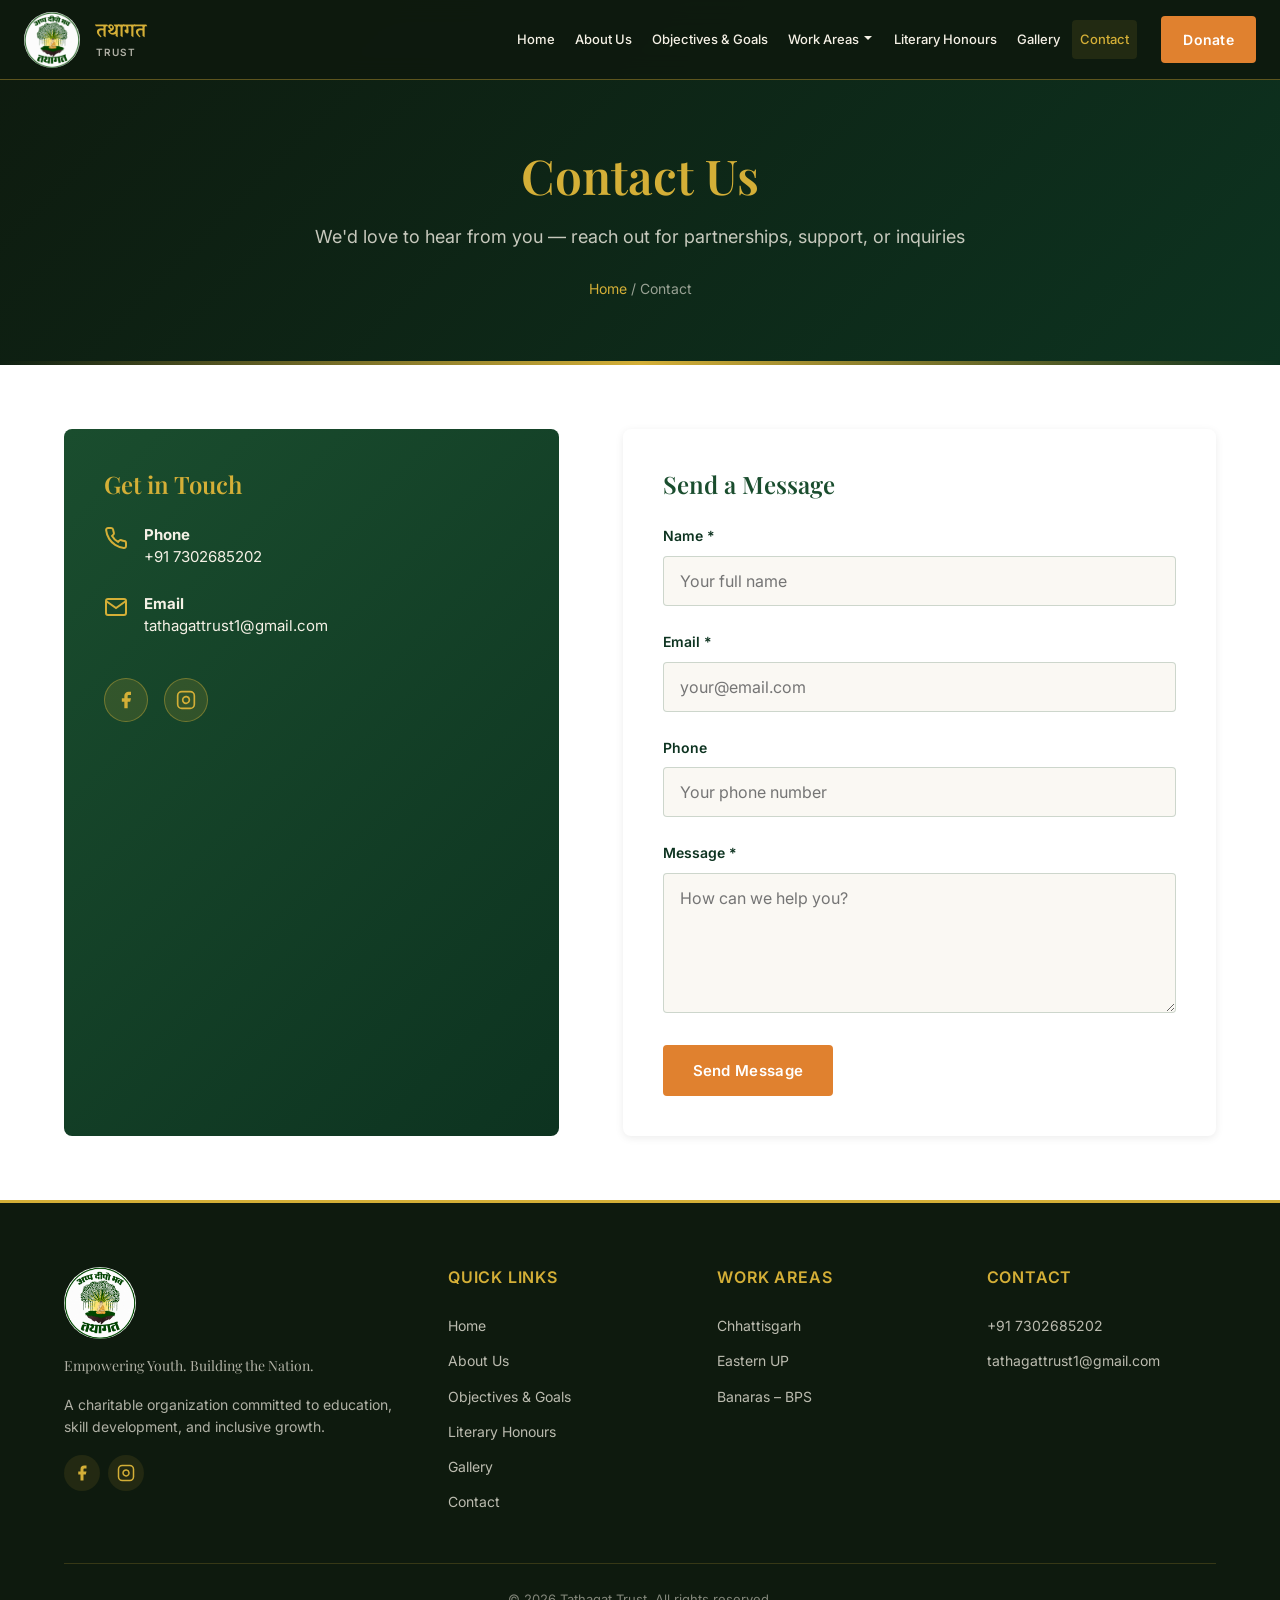
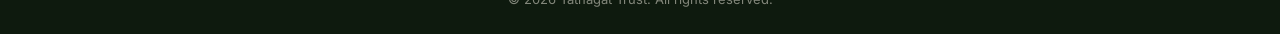
<file: contact.html>
<!DOCTYPE html>
<html lang="en">
<head>
  <meta charset="UTF-8">
  <meta name="viewport" content="width=device-width, initial-scale=1.0">
  <title>Contact — Tathagat Trust</title>
  <meta name="description" content="Get in touch with Tathagat Trust. Contact us for partnerships, donations, volunteering, or general inquiries.">
  <meta property="og:title" content="Contact — Tathagat Trust">
  <meta property="og:description" content="Reach out to Tathagat Trust for education, skill development, and community upliftment initiatives.">
  <meta property="og:type" content="website">
  <meta property="og:image" content="assets/logo/tathagat-logo.png">
  <link rel="icon" href="/favicon.ico" sizes="any">
  <link rel="icon" type="image/png" sizes="32x32" href="/assets/logo/favicon-32x32.png">
  <link rel="apple-touch-icon" sizes="180x180" href="/assets/logo/apple-touch-icon.png">
  <link rel="preconnect" href="https://fonts.googleapis.com">
  <link rel="preconnect" href="https://fonts.gstatic.com" crossorigin>
  <link href="https://fonts.googleapis.com/css2?family=Inter:wght@400;500;600;700&family=Noto+Sans+Devanagari:wght@400;600&family=Noto+Serif+Devanagari:wght@400;600;700&family=Playfair+Display:ital,wght@0,400;0,600;0,700;1,400&display=swap" rel="stylesheet">
  <link rel="stylesheet" href="css/style.css">
</head>
<body>

  <header class="site-header" role="banner">
    <div class="container">
      <a href="index.html" class="site-logo" aria-label="Tathagat Trust Home">
        <img src="assets/logo/tathagat-logo.png" alt="Tathagat Trust logo" width="52" height="52">
        <span class="site-logo__text hindi">तथागत<small>Trust</small></span>
      </a>
      <button class="nav-toggle" aria-label="Toggle navigation menu" aria-expanded="false" aria-controls="main-nav">
        <span></span><span></span><span></span>
      </button>
      <nav class="main-nav" id="main-nav" role="navigation" aria-label="Main navigation">
        <ul class="nav-list">
          <li><a href="index.html">Home</a></li>
          <li><a href="about.html">About Us</a></li>
          <li><a href="objectives.html">Objectives &amp; Goals</a></li>
          <li class="nav-dropdown">
            <a href="#" class="nav-dropdown__toggle" aria-haspopup="true">Work Areas
              <svg viewBox="0 0 12 12" fill="currentColor" aria-hidden="true"><path d="M2 4l4 4 4-4"/></svg>
            </a>
            <ul class="nav-dropdown__menu" role="menu">
              <li><a href="work-areas/chhattisgarh.html" role="menuitem">Chhattisgarh</a></li>
              <li><a href="work-areas/eastern-up.html" role="menuitem">Eastern UP</a></li>
              <li><a href="work-areas/banaras-bps.html" role="menuitem">Banaras – BPS</a></li>
            </ul>
          </li>
          <li><a href="literary-honours.html">Literary Honours</a></li>
          <li><a href="gallery.html">Gallery</a></li>
          <li><a href="contact.html" class="active">Contact</a></li>
        </ul>
        <a href="contact.html" class="btn btn--donate" data-donate>Donate</a>
      </nav>
    </div>
  </header>

  <main>
    <section class="page-hero">
      <div class="container">
        <h1>Contact Us</h1>
        <p>We'd love to hear from you — reach out for partnerships, support, or inquiries</p>
        <nav class="page-hero__breadcrumb" aria-label="Breadcrumb">
          <a href="index.html">Home</a> / Contact
        </nav>
      </div>
    </section>

    <section class="section section--white">
      <div class="container">
        <div class="contact-grid">
          <div class="contact-info reveal">
            <h2>Get in Touch</h2>
            <div class="contact-info__item">
              <svg viewBox="0 0 24 24" fill="none" stroke="currentColor" stroke-width="2" aria-hidden="true"><path d="M22 16.92v3a2 2 0 01-2.18 2 19.79 19.79 0 01-8.63-3.07 19.5 19.5 0 01-6-6 19.79 19.79 0 01-3.07-8.67A2 2 0 014.11 2h3a2 2 0 012 1.72c.127.96.361 1.903.7 2.81a2 2 0 01-.45 2.11L8.09 9.91a16 16 0 006 6l1.27-1.27a2 2 0 012.11-.45c.907.339 1.85.573 2.81.7A2 2 0 0122 16.92z"/></svg>
              <p><strong>Phone</strong><br><a href="tel:+917302685202" style="color: inherit;">+91 7302685202</a></p>
            </div>
            <div class="contact-info__item">
              <svg viewBox="0 0 24 24" fill="none" stroke="currentColor" stroke-width="2" aria-hidden="true"><path d="M4 4h16c1.1 0 2 .9 2 2v12c0 1.1-.9 2-2 2H4c-1.1 0-2-.9-2-2V6c0-1.1.9-2 2-2z"/><polyline points="22,6 12,13 2,6"/></svg>
              <p><strong>Email</strong><br><a href="mailto:tathagattrust1@gmail.com" style="color: inherit;">tathagattrust1@gmail.com</a></p>
            </div>
            <div class="contact-info__social">
              <a href="https://www.facebook.com/share/1GygKtZ9gz/?mibextid=wwXIfr" target="_blank" rel="noopener noreferrer" aria-label="Facebook"><svg width="20" height="20" viewBox="0 0 24 24" fill="currentColor"><path d="M18 2h-3a5 5 0 00-5 5v3H7v4h3v8h4v-8h3l1-4h-4V7a1 1 0 011-1h3z"/></svg></a>
              <a href="https://www.instagram.com/tathagat_org?igsh=YjQ2Nno1MGJxMGJs" target="_blank" rel="noopener noreferrer" aria-label="Instagram"><svg width="20" height="20" viewBox="0 0 24 24" fill="none" stroke="currentColor" stroke-width="2"><rect x="2" y="2" width="20" height="20" rx="5"/><path d="M16 11.37A4 4 0 1112.63 8 4 4 0 0116 11.37z"/><line x1="17.5" y1="6.5" x2="17.51" y2="6.5"/></svg></a>
            </div>
          </div>

          <div class="contact-form reveal reveal-delay-1">
            <h2>Send a Message</h2>
            <div class="form-success" role="alert">Thank you for your message. We will get back to you soon.</div>
            <form id="contact-form" novalidate>
              <div class="form-group">
                <label for="name">Name <span aria-hidden="true">*</span></label>
                <input type="text" id="name" name="name" required autocomplete="name" placeholder="Your full name">
              </div>
              <div class="form-group">
                <label for="email">Email <span aria-hidden="true">*</span></label>
                <input type="email" id="email" name="email" required autocomplete="email" placeholder="your@email.com">
              </div>
              <div class="form-group">
                <label for="phone">Phone</label>
                <input type="tel" id="phone" name="phone" autocomplete="tel" placeholder="Your phone number">
              </div>
              <div class="form-group">
                <label for="message">Message <span aria-hidden="true">*</span></label>
                <textarea id="message" name="message" required placeholder="How can we help you?"></textarea>
              </div>
              <button type="submit" class="btn btn--primary">Send Message</button>
            </form>
          </div>
        </div>

        <!-- TODO: Replace with actual Google Maps embed URL -->
      </div>
    </section>
  </main>

  <footer class="site-footer" role="contentinfo">
    <div class="container">
      <div class="footer-grid">
        <div class="footer-brand">
          <img src="assets/logo/tathagat-logo.png" alt="Tathagat Trust" width="64" height="64">
          <p class="footer-brand__tagline">Empowering Youth. Building the Nation.</p>
          <p>A charitable organization committed to education, skill development, and inclusive growth.</p>
          <div class="footer-social">
            <a href="https://www.facebook.com/share/1GygKtZ9gz/?mibextid=wwXIfr" target="_blank" rel="noopener noreferrer" aria-label="Facebook"><svg width="18" height="18" viewBox="0 0 24 24" fill="currentColor"><path d="M18 2h-3a5 5 0 00-5 5v3H7v4h3v8h4v-8h3l1-4h-4V7a1 1 0 011-1h3z"/></svg></a>
            <a href="https://www.instagram.com/tathagat_org?igsh=YjQ2Nno1MGJxMGJs" target="_blank" rel="noopener noreferrer" aria-label="Instagram"><svg width="18" height="18" viewBox="0 0 24 24" fill="none" stroke="currentColor" stroke-width="2"><rect x="2" y="2" width="20" height="20" rx="5"/><path d="M16 11.37A4 4 0 1112.63 8 4 4 0 0116 11.37z"/><line x1="17.5" y1="6.5" x2="17.51" y2="6.5"/></svg></a>
          </div>
        </div>
        <div class="footer-col">
          <h3>Quick Links</h3>
          <ul>
            <li><a href="index.html">Home</a></li>
            <li><a href="about.html">About Us</a></li>
            <li><a href="objectives.html">Objectives &amp; Goals</a></li>
            <li><a href="literary-honours.html">Literary Honours</a></li>
            <li><a href="gallery.html">Gallery</a></li>
            <li><a href="contact.html">Contact</a></li>
          </ul>
        </div>
        <div class="footer-col">
          <h3>Work Areas</h3>
          <ul>
            <li><a href="work-areas/chhattisgarh.html">Chhattisgarh</a></li>
            <li><a href="work-areas/eastern-up.html">Eastern UP</a></li>
            <li><a href="work-areas/banaras-bps.html">Banaras – BPS</a></li>
          </ul>
        </div>
        <div class="footer-col">
          <h3>Contact</h3>
          <ul>
            <li><a href="tel:+917302685202">+91 7302685202</a></li>
            <li><a href="mailto:tathagattrust1@gmail.com">tathagattrust1@gmail.com</a></li>
          </ul>
        </div>
      </div>
      <div class="footer-bottom">
        <p>&copy; 2026 Tathagat Trust. All rights reserved.</p>
      </div>
    </div>
  </footer>

  <script src="js/main.js"></script>
</body>
</html>
</file>
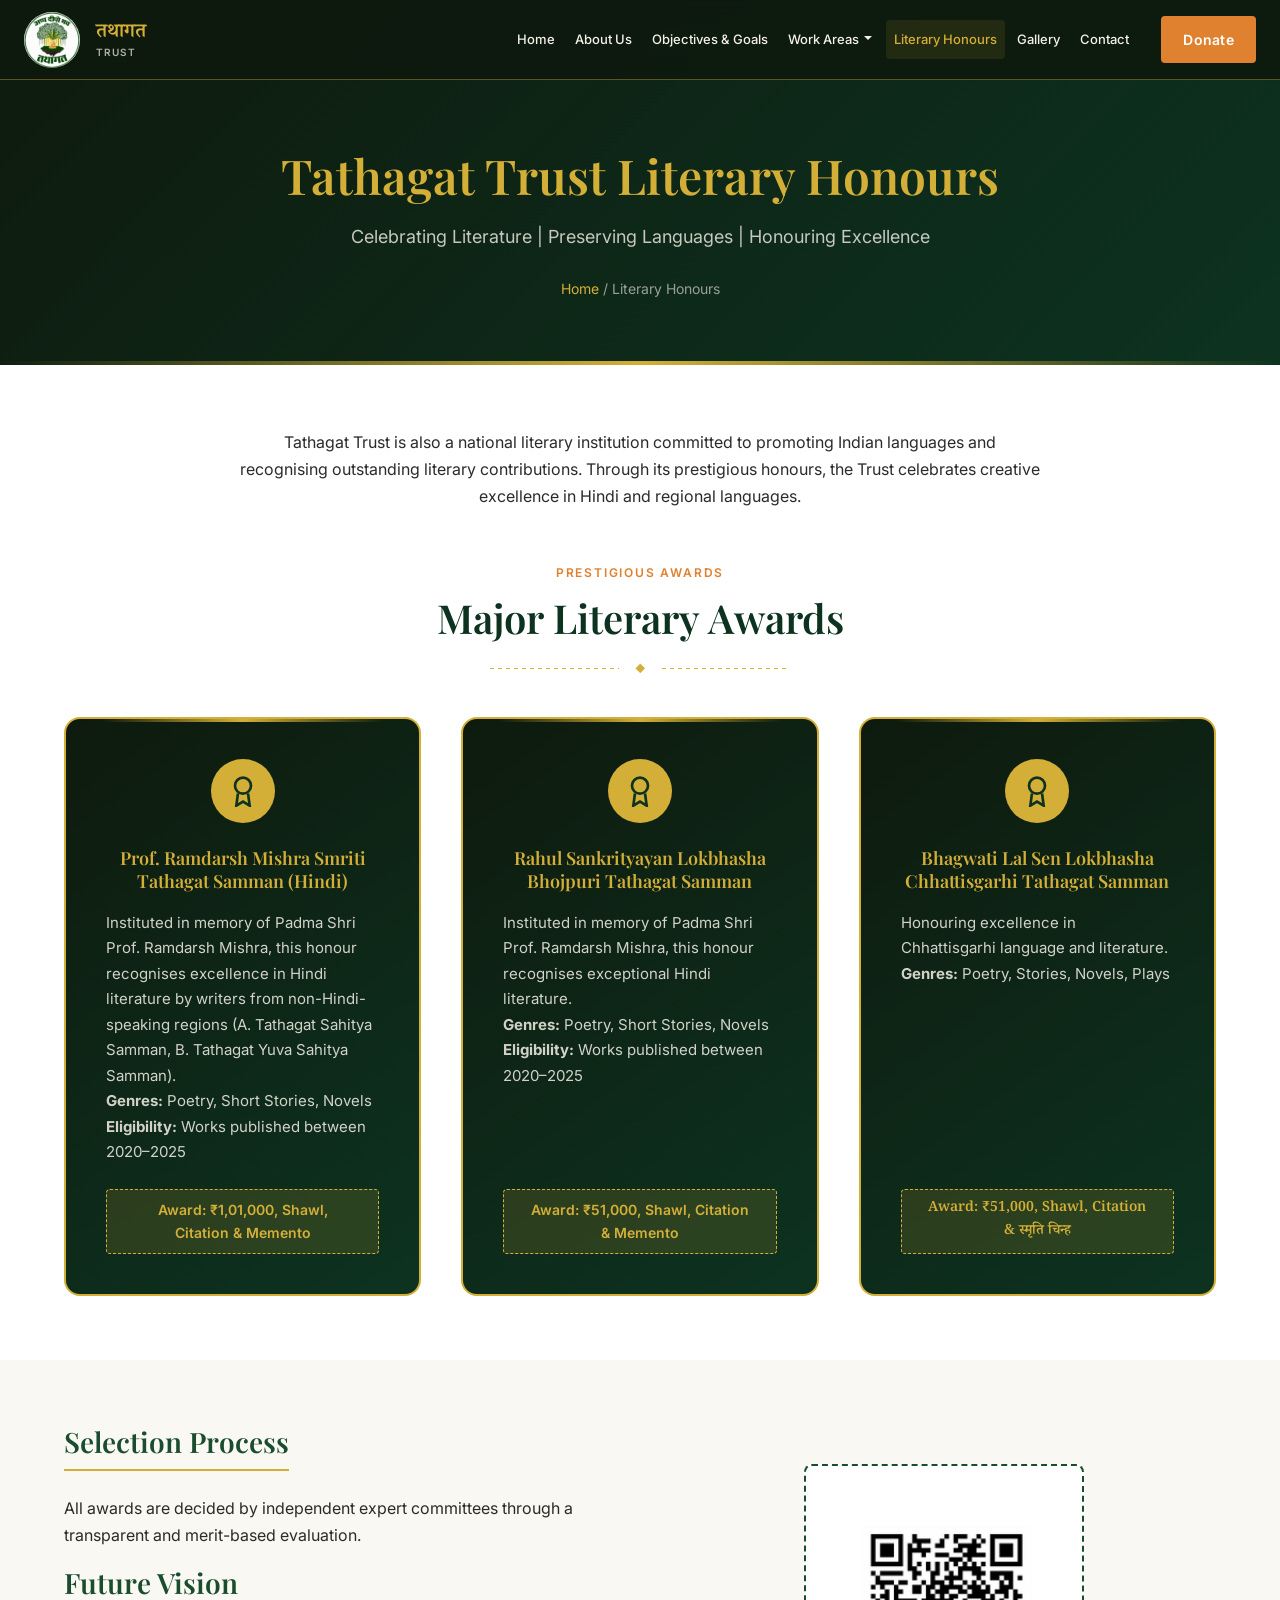
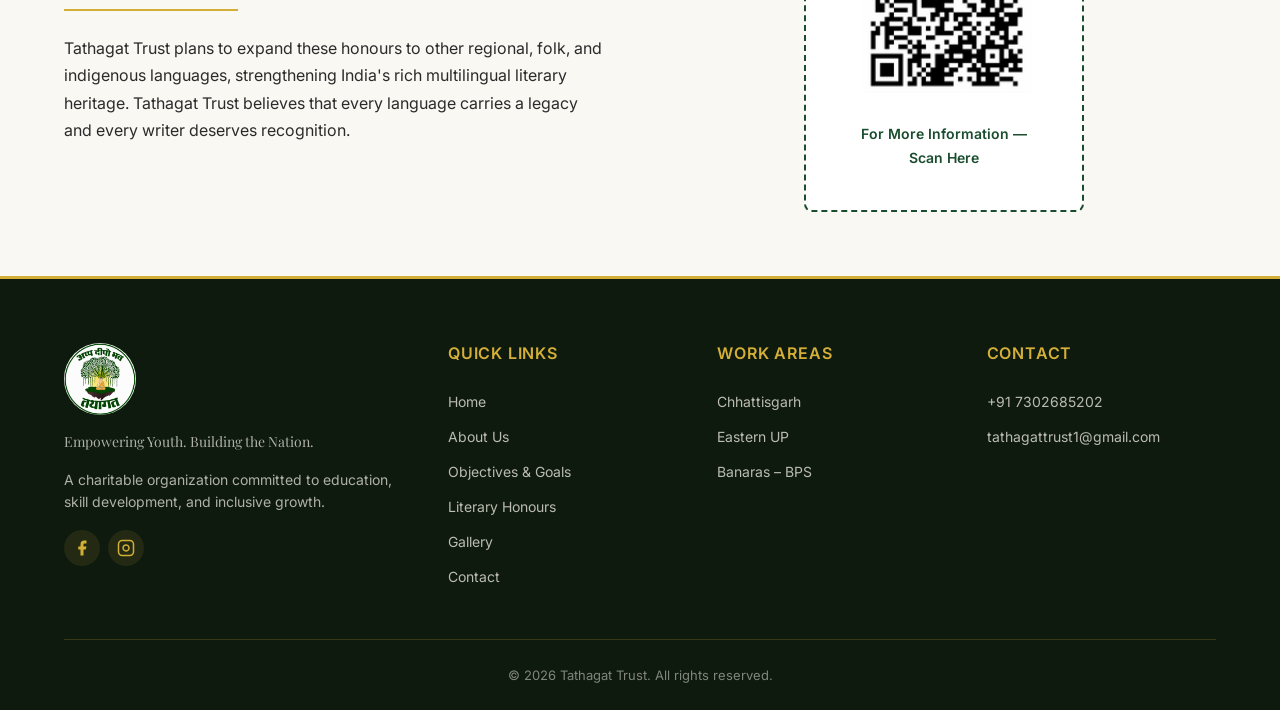
<file: literary-honours.html>
<!DOCTYPE html>
<html lang="en">
<head>
  <meta charset="UTF-8">
  <meta name="viewport" content="width=device-width, initial-scale=1.0">
  <title>Literary Honours — Tathagat Trust</title>
  <meta name="description" content="Tathagat Trust Literary Honours celebrate excellence in Hindi and regional Indian languages through prestigious national awards.">
  <meta property="og:title" content="Tathagat Trust Literary Honours">
  <meta property="og:description" content="Celebrating Literature | Preserving Languages | Honouring Excellence">
  <meta property="og:type" content="website">
  <meta property="og:image" content="assets/logo/tathagat-logo.png">
  <link rel="icon" href="/favicon.ico" sizes="any">
  <link rel="icon" type="image/png" sizes="32x32" href="/assets/logo/favicon-32x32.png">
  <link rel="apple-touch-icon" sizes="180x180" href="/assets/logo/apple-touch-icon.png">
  <link rel="preconnect" href="https://fonts.googleapis.com">
  <link rel="preconnect" href="https://fonts.gstatic.com" crossorigin>
  <link href="https://fonts.googleapis.com/css2?family=Inter:wght@400;500;600;700&family=Noto+Sans+Devanagari:wght@400;600&family=Noto+Serif+Devanagari:wght@400;600;700&family=Playfair+Display:ital,wght@0,400;0,600;0,700;1,400&display=swap" rel="stylesheet">
  <link rel="stylesheet" href="css/style.css">
</head>
<body>

  <header class="site-header" role="banner">
    <div class="container">
      <a href="index.html" class="site-logo" aria-label="Tathagat Trust Home">
        <img src="assets/logo/tathagat-logo.png" alt="Tathagat Trust logo" width="52" height="52">
        <span class="site-logo__text hindi">तथागत<small>Trust</small></span>
      </a>
      <button class="nav-toggle" aria-label="Toggle navigation menu" aria-expanded="false" aria-controls="main-nav">
        <span></span><span></span><span></span>
      </button>
      <nav class="main-nav" id="main-nav" role="navigation" aria-label="Main navigation">
        <ul class="nav-list">
          <li><a href="index.html">Home</a></li>
          <li><a href="about.html">About Us</a></li>
          <li><a href="objectives.html">Objectives &amp; Goals</a></li>
          <li class="nav-dropdown">
            <a href="#" class="nav-dropdown__toggle" aria-haspopup="true">Work Areas
              <svg viewBox="0 0 12 12" fill="currentColor" aria-hidden="true"><path d="M2 4l4 4 4-4"/></svg>
            </a>
            <ul class="nav-dropdown__menu" role="menu">
              <li><a href="work-areas/chhattisgarh.html" role="menuitem">Chhattisgarh</a></li>
              <li><a href="work-areas/eastern-up.html" role="menuitem">Eastern UP</a></li>
              <li><a href="work-areas/banaras-bps.html" role="menuitem">Banaras – BPS</a></li>
            </ul>
          </li>
          <li><a href="literary-honours.html" class="active">Literary Honours</a></li>
          <li><a href="gallery.html">Gallery</a></li>
          <li><a href="contact.html">Contact</a></li>
        </ul>
        <a href="contact.html" class="btn btn--donate" data-donate>Donate</a>
      </nav>
    </div>
  </header>

  <main>
    <section class="page-hero">
      <div class="container">
        <h1>Tathagat Trust Literary Honours</h1>
        <p>Celebrating Literature | Preserving Languages | Honouring Excellence</p>
        <nav class="page-hero__breadcrumb" aria-label="Breadcrumb">
          <a href="index.html">Home</a> / Literary Honours
        </nav>
      </div>
    </section>

    <section class="section section--white">
      <div class="container">
        <div class="content-block reveal text-center" style="max-width: 800px; margin: 0 auto 3rem;">
          <p>Tathagat Trust is also a national literary institution committed to promoting Indian languages and recognising outstanding literary contributions. Through its prestigious honours, the Trust celebrates creative excellence in Hindi and regional languages.</p>
        </div>

        <div class="section-header reveal">
          <span class="section-header__tag">Prestigious Awards</span>
          <h2 class="section-header__title">Major Literary Awards</h2>
          <div class="section-header__divider"><span>◆</span></div>
        </div>

        <div class="card-grid">
          <article class="award-card reveal">
            <div class="award-card__badge" aria-hidden="true">
              <svg viewBox="0 0 24 24" fill="none" stroke="currentColor" stroke-width="2"><circle cx="12" cy="8" r="6"/><path d="M8.21 13.89L7 23l5-3 5 3-1.21-9.12"/></svg>
            </div>
            <h3 class="award-card__title">Prof. Ramdarsh Mishra Smriti Tathagat Samman (Hindi)</h3>
            <div class="award-card__text">
              <p>Instituted in memory of Padma Shri Prof. Ramdarsh Mishra, this honour recognises excellence in Hindi literature by writers from non-Hindi-speaking regions (A. Tathagat Sahitya Samman, B. Tathagat Yuva Sahitya Samman).</p>
              <p><strong>Genres:</strong> Poetry, Short Stories, Novels</p>
              <p><strong>Eligibility:</strong> Works published between 2020–2025</p>
            </div>
            <span class="award-card__prize">Award: ₹1,01,000, Shawl, Citation &amp; Memento</span>
          </article>

          <article class="award-card reveal reveal-delay-1">
            <div class="award-card__badge" aria-hidden="true">
              <svg viewBox="0 0 24 24" fill="none" stroke="currentColor" stroke-width="2"><circle cx="12" cy="8" r="6"/><path d="M8.21 13.89L7 23l5-3 5 3-1.21-9.12"/></svg>
            </div>
            <h3 class="award-card__title">Rahul Sankrityayan Lokbhasha Bhojpuri Tathagat Samman</h3>
            <div class="award-card__text">
              <p>Instituted in memory of Padma Shri Prof. Ramdarsh Mishra, this honour recognises exceptional Hindi literature.</p>
              <p><strong>Genres:</strong> Poetry, Short Stories, Novels</p>
              <p><strong>Eligibility:</strong> Works published between 2020–2025</p>
            </div>
            <span class="award-card__prize">Award: ₹51,000, Shawl, Citation &amp; Memento</span>
          </article>

          <article class="award-card reveal reveal-delay-2">
            <div class="award-card__badge" aria-hidden="true">
              <svg viewBox="0 0 24 24" fill="none" stroke="currentColor" stroke-width="2"><circle cx="12" cy="8" r="6"/><path d="M8.21 13.89L7 23l5-3 5 3-1.21-9.12"/></svg>
            </div>
            <h3 class="award-card__title">Bhagwati Lal Sen Lokbhasha Chhattisgarhi Tathagat Samman</h3>
            <div class="award-card__text">
              <p>Honouring excellence in Chhattisgarhi language and literature.</p>
              <p><strong>Genres:</strong> Poetry, Stories, Novels, Plays</p>
            </div>
            <span class="award-card__prize hindi">Award: ₹51,000, Shawl, Citation &amp; स्मृति चिन्ह</span>
          </article>
        </div>
      </div>
    </section>

    <section class="section section--light">
      <div class="container">
        <div class="two-col">
          <div class="content-block reveal">
            <h2>Selection Process</h2>
            <p>All awards are decided by independent expert committees through a transparent and merit-based evaluation.</p>

            <h2>Future Vision</h2>
            <p>Tathagat Trust plans to expand these honours to other regional, folk, and indigenous languages, strengthening India's rich multilingual literary heritage. Tathagat Trust believes that every language carries a legacy and every writer deserves recognition.</p>
          </div>
          <div class="reveal reveal-delay-1">
            <div class="qr-block">
              <img
                class="qr-block__image"
                src="assets/images/literary-honours-qr.png"
                alt="QR code — scan for more information about Tathagat Trust Literary Honours"
                width="200"
                height="200"
                loading="lazy"
                decoding="async"
              >
              <p>For More Information — Scan Here</p>
            </div>
          </div>
        </div>
      </div>
    </section>
  </main>

  <footer class="site-footer" role="contentinfo">
    <div class="container">
      <div class="footer-grid">
        <div class="footer-brand">
          <img src="assets/logo/tathagat-logo.png" alt="Tathagat Trust" width="64" height="64">
          <p class="footer-brand__tagline">Empowering Youth. Building the Nation.</p>
          <p>A charitable organization committed to education, skill development, and inclusive growth.</p>
          <div class="footer-social">
            <a href="https://www.facebook.com/share/1GygKtZ9gz/?mibextid=wwXIfr" target="_blank" rel="noopener noreferrer" aria-label="Facebook"><svg width="18" height="18" viewBox="0 0 24 24" fill="currentColor"><path d="M18 2h-3a5 5 0 00-5 5v3H7v4h3v8h4v-8h3l1-4h-4V7a1 1 0 011-1h3z"/></svg></a>
            <a href="https://www.instagram.com/tathagat_org?igsh=YjQ2Nno1MGJxMGJs" target="_blank" rel="noopener noreferrer" aria-label="Instagram"><svg width="18" height="18" viewBox="0 0 24 24" fill="none" stroke="currentColor" stroke-width="2"><rect x="2" y="2" width="20" height="20" rx="5"/><path d="M16 11.37A4 4 0 1112.63 8 4 4 0 0116 11.37z"/><line x1="17.5" y1="6.5" x2="17.51" y2="6.5"/></svg></a>
          </div>
        </div>
        <div class="footer-col">
          <h3>Quick Links</h3>
          <ul>
            <li><a href="index.html">Home</a></li>
            <li><a href="about.html">About Us</a></li>
            <li><a href="objectives.html">Objectives &amp; Goals</a></li>
            <li><a href="literary-honours.html">Literary Honours</a></li>
            <li><a href="gallery.html">Gallery</a></li>
            <li><a href="contact.html">Contact</a></li>
          </ul>
        </div>
        <div class="footer-col">
          <h3>Work Areas</h3>
          <ul>
            <li><a href="work-areas/chhattisgarh.html">Chhattisgarh</a></li>
            <li><a href="work-areas/eastern-up.html">Eastern UP</a></li>
            <li><a href="work-areas/banaras-bps.html">Banaras – BPS</a></li>
          </ul>
        </div>
        <div class="footer-col">
          <h3>Contact</h3>
          <ul>
            <li><a href="tel:+917302685202">+91 7302685202</a></li>
            <li><a href="mailto:tathagattrust1@gmail.com">tathagattrust1@gmail.com</a></li>
          </ul>
        </div>
      </div>
      <div class="footer-bottom">
        <p>&copy; 2026 Tathagat Trust. All rights reserved.</p>
      </div>
    </div>
  </footer>

  <script src="js/main.js"></script>
</body>
</html>
</file>
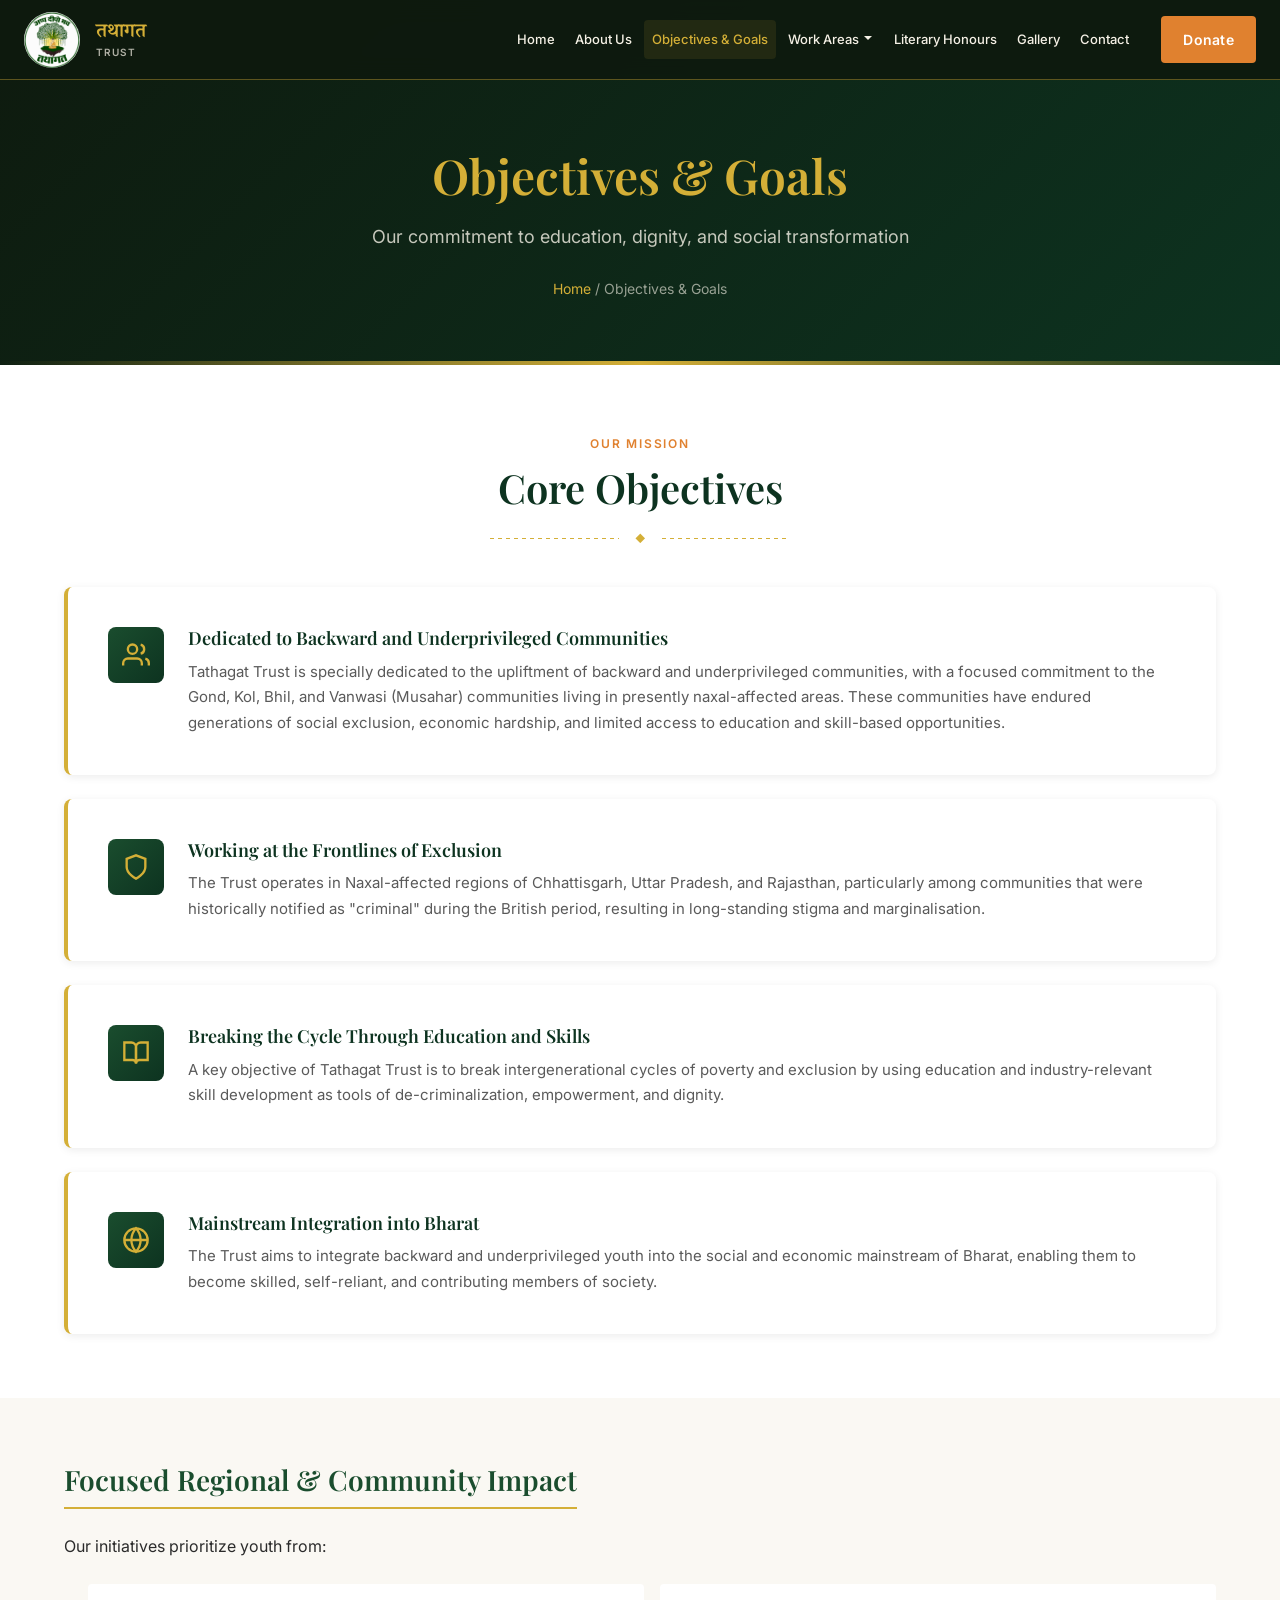
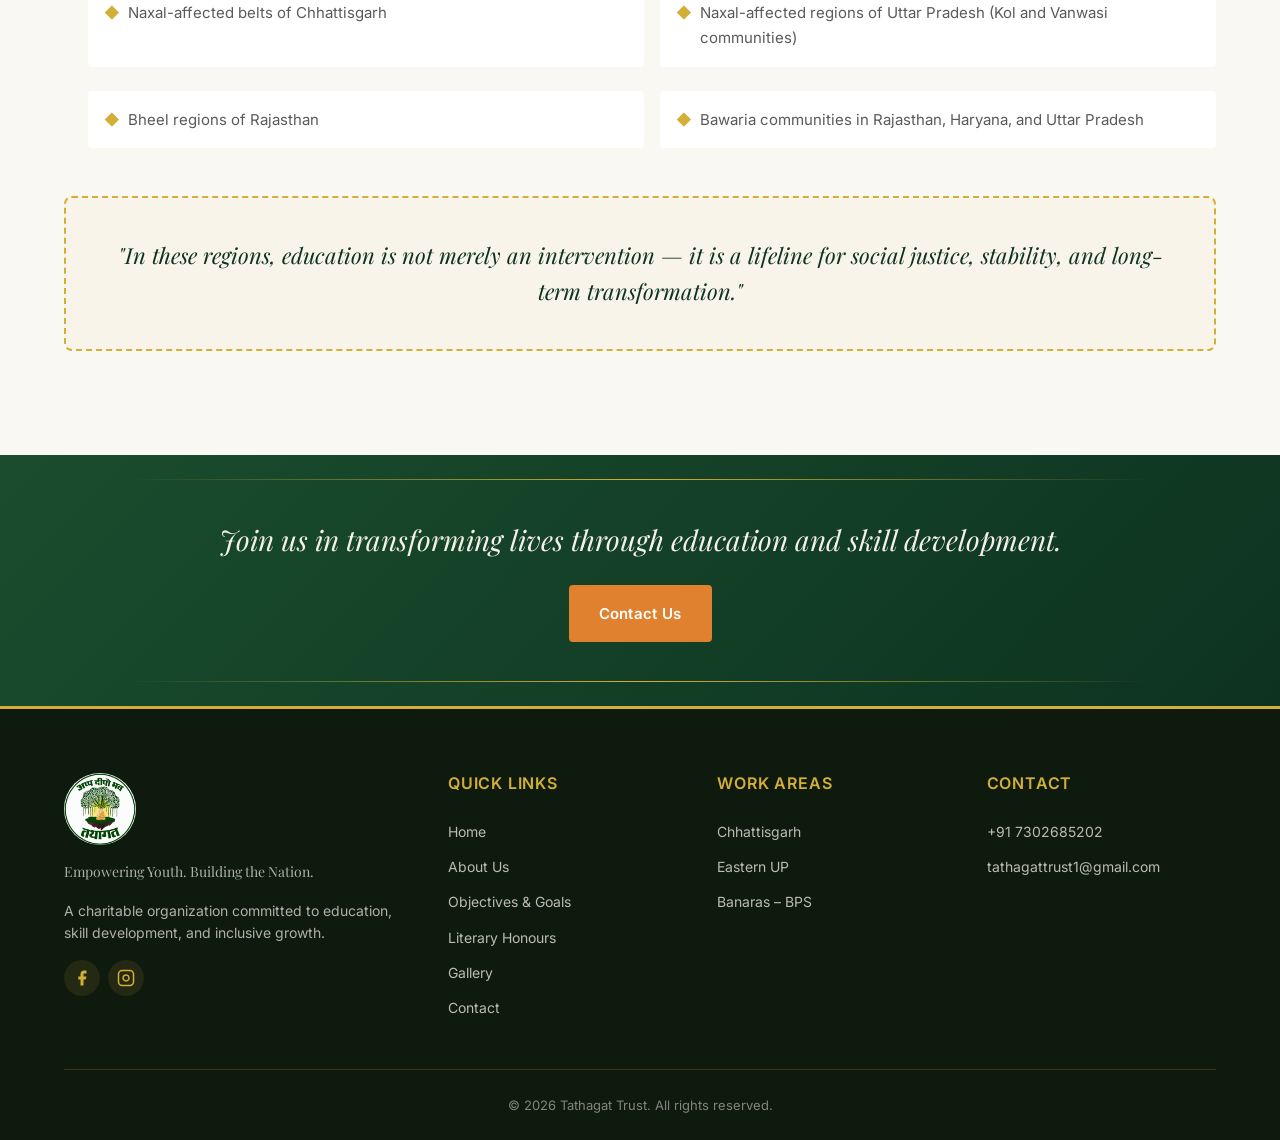
<file: objectives.html>
<!DOCTYPE html>
<html lang="en">
<head>
  <meta charset="UTF-8">
  <meta name="viewport" content="width=device-width, initial-scale=1.0">
  <title>Objectives &amp; Goals — Tathagat Trust</title>
  <meta name="description" content="Tathagat Trust objectives: uplifting backward communities in naxal-affected regions through education, skills, and mainstream integration.">
  <meta property="og:title" content="Objectives &amp; Goals — Tathagat Trust">
  <meta property="og:description" content="Breaking intergenerational cycles of poverty through education and industry-relevant skill development.">
  <meta property="og:type" content="website">
  <meta property="og:image" content="assets/logo/tathagat-logo.png">
  <link rel="icon" href="/favicon.ico" sizes="any">
  <link rel="icon" type="image/png" sizes="32x32" href="/assets/logo/favicon-32x32.png">
  <link rel="apple-touch-icon" sizes="180x180" href="/assets/logo/apple-touch-icon.png">
  <link rel="preconnect" href="https://fonts.googleapis.com">
  <link rel="preconnect" href="https://fonts.gstatic.com" crossorigin>
  <link href="https://fonts.googleapis.com/css2?family=Inter:wght@400;500;600;700&family=Noto+Sans+Devanagari:wght@400;600&family=Noto+Serif+Devanagari:wght@400;600;700&family=Playfair+Display:ital,wght@0,400;0,600;0,700;1,400&display=swap" rel="stylesheet">
  <link rel="stylesheet" href="css/style.css">
</head>
<body>

  <header class="site-header" role="banner">
    <div class="container">
      <a href="index.html" class="site-logo" aria-label="Tathagat Trust Home">
        <img src="assets/logo/tathagat-logo.png" alt="Tathagat Trust logo" width="52" height="52">
        <span class="site-logo__text hindi">तथागत<small>Trust</small></span>
      </a>
      <button class="nav-toggle" aria-label="Toggle navigation menu" aria-expanded="false" aria-controls="main-nav">
        <span></span><span></span><span></span>
      </button>
      <nav class="main-nav" id="main-nav" role="navigation" aria-label="Main navigation">
        <ul class="nav-list">
          <li><a href="index.html">Home</a></li>
          <li><a href="about.html">About Us</a></li>
          <li><a href="objectives.html" class="active">Objectives &amp; Goals</a></li>
          <li class="nav-dropdown">
            <a href="#" class="nav-dropdown__toggle" aria-haspopup="true">Work Areas
              <svg viewBox="0 0 12 12" fill="currentColor" aria-hidden="true"><path d="M2 4l4 4 4-4"/></svg>
            </a>
            <ul class="nav-dropdown__menu" role="menu">
              <li><a href="work-areas/chhattisgarh.html" role="menuitem">Chhattisgarh</a></li>
              <li><a href="work-areas/eastern-up.html" role="menuitem">Eastern UP</a></li>
              <li><a href="work-areas/banaras-bps.html" role="menuitem">Banaras – BPS</a></li>
            </ul>
          </li>
          <li><a href="literary-honours.html">Literary Honours</a></li>
          <li><a href="gallery.html">Gallery</a></li>
          <li><a href="contact.html">Contact</a></li>
        </ul>
        <a href="contact.html" class="btn btn--donate" data-donate>Donate</a>
      </nav>
    </div>
  </header>

  <main>
    <section class="page-hero">
      <div class="container">
        <h1>Objectives &amp; Goals</h1>
        <p>Our commitment to education, dignity, and social transformation</p>
        <nav class="page-hero__breadcrumb" aria-label="Breadcrumb">
          <a href="index.html">Home</a> / Objectives &amp; Goals
        </nav>
      </div>
    </section>

    <section class="section section--white">
      <div class="container">
        <div class="section-header reveal">
          <span class="section-header__tag">Our Mission</span>
          <h2 class="section-header__title">Core Objectives</h2>
          <div class="section-header__divider"><span>◆</span></div>
        </div>

        <div style="display: grid; gap: 1.5rem;">
          <article class="objective-card reveal">
            <div class="objective-card__icon" aria-hidden="true">
              <svg viewBox="0 0 24 24" fill="none" stroke="currentColor" stroke-width="2"><path d="M17 21v-2a4 4 0 00-4-4H5a4 4 0 00-4 4v2"/><circle cx="9" cy="7" r="4"/><path d="M23 21v-2a4 4 0 00-3-3.87M16 3.13a4 4 0 010 7.75"/></svg>
            </div>
            <div>
              <h3 class="objective-card__title">Dedicated to Backward and Underprivileged Communities</h3>
              <p class="objective-card__text">Tathagat Trust is specially dedicated to the upliftment of backward and underprivileged communities, with a focused commitment to the Gond, Kol, Bhil, and Vanwasi (Musahar) communities living in presently naxal-affected areas. These communities have endured generations of social exclusion, economic hardship, and limited access to education and skill-based opportunities.</p>
            </div>
          </article>

          <article class="objective-card reveal">
            <div class="objective-card__icon" aria-hidden="true">
              <svg viewBox="0 0 24 24" fill="none" stroke="currentColor" stroke-width="2"><path d="M12 22s8-4 8-10V5l-8-3-8 3v7c0 6 8 10 8 10z"/></svg>
            </div>
            <div>
              <h3 class="objective-card__title">Working at the Frontlines of Exclusion</h3>
              <p class="objective-card__text">The Trust operates in Naxal-affected regions of Chhattisgarh, Uttar Pradesh, and Rajasthan, particularly among communities that were historically notified as "criminal" during the British period, resulting in long-standing stigma and marginalisation.</p>
            </div>
          </article>

          <article class="objective-card reveal">
            <div class="objective-card__icon" aria-hidden="true">
              <svg viewBox="0 0 24 24" fill="none" stroke="currentColor" stroke-width="2"><path d="M2 3h6a4 4 0 014 4v14a3 3 0 00-3-3H2z"/><path d="M22 3h-6a4 4 0 00-4 4v14a3 3 0 013-3h7z"/></svg>
            </div>
            <div>
              <h3 class="objective-card__title">Breaking the Cycle Through Education and Skills</h3>
              <p class="objective-card__text">A key objective of Tathagat Trust is to break intergenerational cycles of poverty and exclusion by using education and industry-relevant skill development as tools of de-criminalization, empowerment, and dignity.</p>
            </div>
          </article>

          <article class="objective-card reveal">
            <div class="objective-card__icon" aria-hidden="true">
              <svg viewBox="0 0 24 24" fill="none" stroke="currentColor" stroke-width="2"><circle cx="12" cy="12" r="10"/><path d="M2 12h20M12 2a15.3 15.3 0 014 10 15.3 15.3 0 01-4 10 15.3 15.3 0 01-4-10 15.3 15.3 0 014-10z"/></svg>
            </div>
            <div>
              <h3 class="objective-card__title">Mainstream Integration into Bharat</h3>
              <p class="objective-card__text">The Trust aims to integrate backward and underprivileged youth into the social and economic mainstream of Bharat, enabling them to become skilled, self-reliant, and contributing members of society.</p>
            </div>
          </article>
        </div>
      </div>
    </section>

    <section class="section section--light">
      <div class="container">
        <div class="content-block reveal">
          <h2>Focused Regional &amp; Community Impact</h2>
          <p>Our initiatives prioritize youth from:</p>
          <ul class="regional-list">
            <li>Naxal-affected belts of Chhattisgarh</li>
            <li>Naxal-affected regions of Uttar Pradesh (Kol and Vanwasi communities)</li>
            <li>Bheel regions of Rajasthan</li>
            <li>Bawaria communities in Rajasthan, Haryana, and Uttar Pradesh</li>
          </ul>
        </div>

        <div class="callout-box reveal">
          <p>"In these regions, education is not merely an intervention — it is a lifeline for social justice, stability, and long-term transformation."</p>
        </div>
      </div>
    </section>

    <section class="cta-banner">
      <div class="container">
        <p class="reveal">Join us in transforming lives through education and skill development.</p>
        <a href="contact.html" class="btn btn--primary reveal">Contact Us</a>
      </div>
    </section>
  </main>

  <footer class="site-footer" role="contentinfo">
    <div class="container">
      <div class="footer-grid">
        <div class="footer-brand">
          <img src="assets/logo/tathagat-logo.png" alt="Tathagat Trust" width="64" height="64">
          <p class="footer-brand__tagline">Empowering Youth. Building the Nation.</p>
          <p>A charitable organization committed to education, skill development, and inclusive growth.</p>
          <div class="footer-social">
            <a href="https://www.facebook.com/share/1GygKtZ9gz/?mibextid=wwXIfr" target="_blank" rel="noopener noreferrer" aria-label="Facebook"><svg width="18" height="18" viewBox="0 0 24 24" fill="currentColor"><path d="M18 2h-3a5 5 0 00-5 5v3H7v4h3v8h4v-8h3l1-4h-4V7a1 1 0 011-1h3z"/></svg></a>
            <a href="https://www.instagram.com/tathagat_org?igsh=YjQ2Nno1MGJxMGJs" target="_blank" rel="noopener noreferrer" aria-label="Instagram"><svg width="18" height="18" viewBox="0 0 24 24" fill="none" stroke="currentColor" stroke-width="2"><rect x="2" y="2" width="20" height="20" rx="5"/><path d="M16 11.37A4 4 0 1112.63 8 4 4 0 0116 11.37z"/><line x1="17.5" y1="6.5" x2="17.51" y2="6.5"/></svg></a>
          </div>
        </div>
        <div class="footer-col">
          <h3>Quick Links</h3>
          <ul>
            <li><a href="index.html">Home</a></li>
            <li><a href="about.html">About Us</a></li>
            <li><a href="objectives.html">Objectives &amp; Goals</a></li>
            <li><a href="literary-honours.html">Literary Honours</a></li>
            <li><a href="gallery.html">Gallery</a></li>
            <li><a href="contact.html">Contact</a></li>
          </ul>
        </div>
        <div class="footer-col">
          <h3>Work Areas</h3>
          <ul>
            <li><a href="work-areas/chhattisgarh.html">Chhattisgarh</a></li>
            <li><a href="work-areas/eastern-up.html">Eastern UP</a></li>
            <li><a href="work-areas/banaras-bps.html">Banaras – BPS</a></li>
          </ul>
        </div>
        <div class="footer-col">
          <h3>Contact</h3>
          <ul>
            <li><a href="tel:+917302685202">+91 7302685202</a></li>
            <li><a href="mailto:tathagattrust1@gmail.com">tathagattrust1@gmail.com</a></li>
          </ul>
        </div>
      </div>
      <div class="footer-bottom">
        <p>&copy; 2026 Tathagat Trust. All rights reserved.</p>
      </div>
    </div>
  </footer>

  <script src="js/main.js"></script>
</body>
</html>
</file>
<file: css/style.css>
/* ============================================
   Tathagat Trust — Design System
   ============================================ */

:root {
  /* Colors */
  --color-primary: #1a4d2e;
  --color-primary-dark: #0d3320;
  --color-bg-dark-start: #0e1a0e;
  --color-bg-dark-end: #132818;
  --color-gold: #d4af37;
  --color-gold-dark: #c9a227;
  --color-saffron: #e0812f;
  --color-saffron-hover: #c96d22;
  --color-text-light: #f5f1e6;
  --color-text-body: #2b2b2b;
  --color-text-muted: #5a5a5a;
  --color-white: #ffffff;
  --color-off-white: #faf8f3;
  --color-border-gold: rgba(212, 175, 55, 0.4);
  --color-overlay: rgba(14, 26, 14, 0.85);

  /* Typography */
  --font-heading: 'Playfair Display', 'Noto Serif Devanagari', Georgia, serif;
  --font-body: 'Inter', 'Noto Sans Devanagari', system-ui, sans-serif;
  --font-devanagari: 'Noto Serif Devanagari', 'Noto Sans Devanagari', serif;

  /* Spacing */
  --space-xs: 0.5rem;
  --space-sm: 1rem;
  --space-md: 1.5rem;
  --space-lg: 2.5rem;
  --space-xl: 4rem;
  --space-2xl: 6rem;

  /* Layout */
  --container-max: 1200px;
  --container-wide: 1400px;
  --header-height: 80px;
  --radius-sm: 4px;
  --radius-md: 8px;
  --radius-lg: 16px;
  --shadow-sm: 0 2px 8px rgba(0, 0, 0, 0.08);
  --shadow-md: 0 4px 20px rgba(0, 0, 0, 0.12);
  --shadow-lg: 0 8px 40px rgba(0, 0, 0, 0.2);
  --transition: 0.3s cubic-bezier(0.4, 0, 0.2, 1);
}

/* Reset & Base */
*, *::before, *::after {
  box-sizing: border-box;
  margin: 0;
  padding: 0;
}

html {
  scroll-behavior: smooth;
  font-size: 16px;
}

body {
  font-family: var(--font-body);
  color: var(--color-text-body);
  background-color: var(--color-off-white);
  line-height: 1.7;
  -webkit-font-smoothing: antialiased;
  overflow-x: hidden;
}

img {
  max-width: 100%;
  height: auto;
  display: block;
}

a {
  color: var(--color-primary);
  text-decoration: none;
  transition: color var(--transition);
}

a:hover {
  color: var(--color-saffron);
}

ul, ol {
  list-style: none;
}

h1, h2, h3, h4, h5, h6 {
  font-family: var(--font-heading);
  font-weight: 600;
  line-height: 1.3;
  color: var(--color-primary-dark);
}

.hindi {
  font-family: var(--font-devanagari);
}

/* Utility */
.container {
  width: 100%;
  max-width: var(--container-max);
  margin: 0 auto;
  padding: 0 var(--space-md);
}

.container--wide {
  max-width: var(--container-wide);
}

.sr-only {
  position: absolute;
  width: 1px;
  height: 1px;
  padding: 0;
  margin: -1px;
  overflow: hidden;
  clip: rect(0, 0, 0, 0);
  white-space: nowrap;
  border: 0;
}

.text-gold { color: var(--color-gold); }
.text-light { color: var(--color-text-light); }
.text-center { text-align: center; }
.mt-md { margin-top: var(--space-md); }
.mt-lg { margin-top: var(--space-lg); }
.rounded-img { border-radius: var(--radius-md); box-shadow: var(--shadow-sm); }
.rounded-img--shadow { border-radius: var(--radius-md); box-shadow: var(--shadow-md); }

/* Regional operational maps */
.regional-map {
  margin: 0;
  padding: var(--space-md) var(--space-lg);
  background: var(--color-off-white);
  border-radius: var(--radius-md);
  border: 1px solid rgba(26, 77, 46, 0.12);
  box-shadow: var(--shadow-sm);
}

.regional-map picture {
  display: block;
  line-height: 0;
}

.regional-map img {
  width: 100%;
  height: auto;
  display: block;
  object-fit: contain;
  object-position: center;
  border-radius: var(--radius-sm);
  box-shadow: none;
  border: none;
  background: var(--color-white);
}

.regional-map figcaption {
  margin-top: var(--space-md);
  padding-top: var(--space-sm);
  font-size: 0.875rem;
  color: var(--color-text-muted);
  text-align: center;
  line-height: 1.5;
  border-top: 1px solid rgba(26, 77, 46, 0.08);
}

.two-col .regional-map {
  width: 100%;
  align-self: start;
}

.regional-map--compact {
  max-width: 520px;
  margin-inline: auto;
  padding: var(--space-sm) var(--space-md);
}

/* Buttons */
.btn {
  display: inline-flex;
  align-items: center;
  justify-content: center;
  gap: var(--space-xs);
  padding: 0.875rem 1.75rem;
  font-family: var(--font-body);
  font-size: 0.9375rem;
  font-weight: 600;
  letter-spacing: 0.02em;
  border: 2px solid transparent;
  border-radius: var(--radius-sm);
  cursor: pointer;
  transition: all var(--transition);
  text-decoration: none;
}

.btn--primary {
  background: var(--color-saffron);
  color: var(--color-white);
  border-color: var(--color-saffron);
}

.btn--primary:hover {
  background: var(--color-saffron-hover);
  border-color: var(--color-saffron-hover);
  color: var(--color-white);
  transform: translateY(-2px);
  box-shadow: var(--shadow-md);
}

.btn--outline {
  background: transparent;
  color: var(--color-text-light);
  border-color: var(--color-gold);
}

.btn--outline:hover {
  background: var(--color-gold);
  color: var(--color-primary-dark);
}

.btn--outline-dark {
  background: transparent;
  color: var(--color-primary);
  border-color: var(--color-primary);
}

.btn--outline-dark:hover {
  background: var(--color-primary);
  color: var(--color-white);
}

.btn--donate {
  background: var(--color-saffron);
  color: var(--color-white);
  padding: 0.625rem 1.25rem;
  font-size: 0.875rem;
}

.btn--donate:hover {
  background: var(--color-saffron-hover);
  color: var(--color-white);
}

/* Section styling */
.section {
  padding: var(--space-xl) 0;
}

.section--dark {
  background: linear-gradient(135deg, var(--color-bg-dark-start) 0%, var(--color-bg-dark-end) 100%);
  color: var(--color-text-light);
  position: relative;
}

.section--dark::before {
  content: '';
  position: absolute;
  inset: 0;
  background-image: url("data:image/svg+xml,%3Csvg viewBox='0 0 256 256' xmlns='http://www.w3.org/2000/svg'%3E%3Cfilter id='noise'%3E%3CfeTurbulence type='fractalNoise' baseFrequency='0.9' numOctaves='4' stitchTiles='stitch'/%3E%3C/filter%3E%3Crect width='100%25' height='100%25' filter='url(%23noise)' opacity='0.04'/%3E%3C/svg%3E");
  pointer-events: none;
}

.section--dark > * {
  position: relative;
  z-index: 1;
}

.section--dark h2,
.section--dark h3 {
  color: var(--color-gold);
}

.section--light {
  background: var(--color-off-white);
}

.section--white {
  background: var(--color-white);
}

.section-header {
  text-align: center;
  margin-bottom: var(--space-lg);
}

.section-header__tag {
  display: inline-block;
  font-size: 0.75rem;
  font-weight: 600;
  letter-spacing: 0.15em;
  text-transform: uppercase;
  color: var(--color-saffron);
  margin-bottom: var(--space-xs);
}

.section--dark .section-header__tag {
  color: var(--color-gold);
}

.section-header__title {
  font-size: clamp(1.75rem, 4vw, 2.5rem);
  margin-bottom: var(--space-sm);
}

.section-header__divider {
  display: flex;
  align-items: center;
  justify-content: center;
  gap: var(--space-sm);
  margin: var(--space-sm) auto 0;
  max-width: 300px;
}

.section-header__divider::before,
.section-header__divider::after {
  content: '';
  flex: 1;
  height: 1px;
  background: repeating-linear-gradient(
    90deg,
    var(--color-gold) 0,
    var(--color-gold) 4px,
    transparent 4px,
    transparent 8px
  );
}

.section-header__divider span {
  color: var(--color-gold);
  font-size: 0.625rem;
}

.section-header__subtitle {
  font-size: 1.0625rem;
  color: var(--color-text-muted);
  max-width: 600px;
  margin: var(--space-sm) auto 0;
}

.section--dark .section-header__subtitle {
  color: rgba(245, 241, 230, 0.75);
}

/* Bodhi leaf motif */
.bodhi-motif {
  position: absolute;
  opacity: 0.06;
  pointer-events: none;
}

.bodhi-motif--right {
  right: -5%;
  top: 10%;
  width: 300px;
  height: 300px;
}

/* ============================================
   HEADER & NAVIGATION
   ============================================ */
.site-header {
  position: fixed;
  top: 0;
  left: 0;
  right: 0;
  z-index: 1000;
  height: var(--header-height);
  background: rgba(14, 26, 14, 0.95);
  backdrop-filter: blur(12px);
  border-bottom: 1px solid var(--color-border-gold);
  transition: box-shadow var(--transition);
}

.site-header.scrolled {
  box-shadow: var(--shadow-lg);
}

.site-header .container {
  display: flex;
  align-items: center;
  justify-content: space-between;
  height: 100%;
  max-width: var(--container-wide);
}

.site-logo {
  display: flex;
  align-items: center;
  gap: var(--space-sm);
  flex-shrink: 0;
}

.site-logo img {
  width: 56px;
  height: 56px;
  object-fit: contain;
  border-radius: 50%;
}

.site-logo__text {
  font-family: var(--font-devanagari);
  font-size: 1.25rem;
  font-weight: 600;
  color: var(--color-gold);
  line-height: 1.2;
}

.site-logo__text small {
  display: block;
  font-family: var(--font-body);
  font-size: 0.625rem;
  letter-spacing: 0.1em;
  text-transform: uppercase;
  color: var(--color-text-light);
  opacity: 0.7;
}

/* Nav */
.main-nav {
  display: flex;
  align-items: center;
  gap: var(--space-md);
}

.nav-list {
  display: flex;
  align-items: center;
  gap: 0.25rem;
}

.nav-list > li {
  position: relative;
}

.nav-list a {
  display: block;
  padding: 0.5rem 0.75rem;
  font-size: 0.875rem;
  font-weight: 500;
  color: var(--color-text-light);
  border-radius: var(--radius-sm);
  transition: all var(--transition);
}

.nav-list a:hover,
.nav-list a.active {
  color: var(--color-gold);
  background: rgba(212, 175, 55, 0.1);
}

/* Dropdown */
.nav-dropdown__toggle {
  display: flex;
  align-items: center;
  gap: 0.25rem;
  cursor: pointer;
}

.nav-dropdown__toggle svg {
  width: 12px;
  height: 12px;
  transition: transform var(--transition);
}

.nav-dropdown:hover .nav-dropdown__toggle svg,
.nav-dropdown.open .nav-dropdown__toggle svg {
  transform: rotate(180deg);
}

.nav-dropdown__menu {
  position: absolute;
  top: 100%;
  left: 0;
  min-width: 220px;
  background: var(--color-bg-dark-end);
  border: 1px solid var(--color-border-gold);
  border-radius: var(--radius-md);
  padding: var(--space-xs);
  opacity: 0;
  visibility: hidden;
  transform: translateY(8px);
  transition: all var(--transition);
  box-shadow: var(--shadow-lg);
}

.nav-dropdown:hover .nav-dropdown__menu,
.nav-dropdown.open .nav-dropdown__menu {
  opacity: 1;
  visibility: visible;
  transform: translateY(0);
}

.nav-dropdown__menu a {
  padding: 0.625rem 1rem;
  border-radius: var(--radius-sm);
}

.nav-dropdown__menu a:hover {
  background: rgba(212, 175, 55, 0.15);
}

/* Mobile menu toggle */
.nav-toggle {
  display: none;
  position: relative;
  z-index: 1002;
  flex-shrink: 0;
  flex-direction: column;
  justify-content: center;
  gap: 5px;
  width: 44px;
  height: 44px;
  background: none;
  border: 1px solid var(--color-border-gold);
  border-radius: var(--radius-sm);
  cursor: pointer;
  padding: 8px;
  touch-action: manipulation;
  -webkit-tap-highlight-color: transparent;
}

.nav-toggle span {
  display: block;
  width: 100%;
  height: 2px;
  background: var(--color-gold);
  transition: all var(--transition);
}

.nav-toggle.active span:nth-child(1) {
  transform: rotate(45deg) translate(5px, 5px);
}

.nav-toggle.active span:nth-child(2) {
  opacity: 0;
}

.nav-toggle.active span:nth-child(3) {
  transform: rotate(-45deg) translate(5px, -5px);
}

/* ============================================
   HERO
   ============================================ */
.hero {
  min-height: 100vh;
  display: flex;
  align-items: center;
  justify-content: center;
  text-align: center;
  padding: calc(var(--header-height) + var(--space-xl)) var(--space-md) var(--space-xl);
  background-color: var(--color-bg-dark-start);
  position: relative;
  overflow: hidden;
  isolation: isolate;
}

/* Hero background video */
.hero__video {
  position: absolute;
  inset: 0;
  z-index: 0;
  width: 100%;
  height: 100%;
  object-fit: cover;
  object-position: center 35%;
  transform: scale(1.02);
  pointer-events: none;
}

/* Static poster fallback (reduced motion / no video support) */
.hero::before {
  content: '';
  position: absolute;
  inset: 0;
  z-index: 0;
  background-image: url('../assets/images/hero-bodhi.jpg');
  background-size: cover;
  background-position: center 35%;
  background-repeat: no-repeat;
  transform: scale(1.02);
  display: none;
}

/* Theme overlay + grain layer */
.hero::after {
  content: '';
  position: absolute;
  inset: 0;
  z-index: 1;
  pointer-events: none;
  background-image:
    url("data:image/svg+xml,%3Csvg viewBox='0 0 256 256' xmlns='http://www.w3.org/2000/svg'%3E%3Cfilter id='g'%3E%3CfeTurbulence type='fractalNoise' baseFrequency='0.65' numOctaves='3' stitchTiles='stitch'/%3E%3C/filter%3E%3Crect width='100%25' height='100%25' filter='url(%23g)' opacity='0.14'/%3E%3C/svg%3E"),
    radial-gradient(ellipse at 75% 45%, rgba(212, 175, 55, 0.08) 0%, transparent 55%),
    radial-gradient(ellipse at 50% 100%, rgba(14, 26, 14, 0.9) 0%, transparent 70%),
    linear-gradient(
      165deg,
      rgba(14, 26, 14, 0.92) 0%,
      rgba(13, 51, 32, 0.78) 45%,
      rgba(19, 40, 24, 0.85) 100%
    );
  background-size: 320px 320px, cover, cover, cover;
}

.hero__content {
  position: relative;
  z-index: 2;
  max-width: 800px;
}

.hero__logo {
  width: 180px;
  height: 180px;
  margin: 0 auto var(--space-lg);
  object-fit: contain;
  border-radius: 50%;
  filter: drop-shadow(0 8px 32px rgba(0, 0, 0, 0.45));
}

.hero__title {
  font-size: clamp(2rem, 5vw, 3.25rem);
  color: var(--color-text-light);
  margin-bottom: var(--space-md);
  letter-spacing: -0.01em;
  text-shadow: 0 2px 24px rgba(0, 0, 0, 0.55);
}

.hero__title .gold {
  color: var(--color-gold);
}

.hero__subtitle {
  font-size: clamp(1rem, 2vw, 1.25rem);
  color: rgba(245, 241, 230, 0.9);
  margin-bottom: var(--space-lg);
  max-width: 650px;
  margin-left: auto;
  margin-right: auto;
  text-shadow: 0 1px 16px rgba(0, 0, 0, 0.45);
}

.hero__cta {
  display: flex;
  flex-wrap: wrap;
  gap: var(--space-sm);
  justify-content: center;
}

.hero__scroll {
  position: absolute;
  bottom: var(--space-lg);
  left: 50%;
  transform: translateX(-50%);
  color: var(--color-gold);
  opacity: 0.6;
  animation: bounce 2s infinite;
  z-index: 2;
}

@keyframes bounce {
  0%, 100% { transform: translateX(-50%) translateY(0); }
  50% { transform: translateX(-50%) translateY(8px); }
}

/* Page hero (inner pages) */
.page-hero {
  padding: calc(var(--header-height) + var(--space-xl)) 0 var(--space-xl);
  background: linear-gradient(135deg, var(--color-bg-dark-start) 0%, var(--color-primary-dark) 100%);
  text-align: center;
  position: relative;
  overflow: hidden;
}

.page-hero::after {
  content: '';
  position: absolute;
  bottom: 0;
  left: 0;
  right: 0;
  height: 4px;
  background: linear-gradient(90deg, transparent, var(--color-gold), transparent);
}

.page-hero h1 {
  font-size: clamp(2rem, 4vw, 3rem);
  color: var(--color-gold);
  margin-bottom: var(--space-sm);
}

.page-hero p {
  color: rgba(245, 241, 230, 0.8);
  font-size: 1.125rem;
  max-width: 700px;
  margin: 0 auto;
}

.page-hero__breadcrumb {
  margin-top: var(--space-md);
  font-size: 0.875rem;
  color: rgba(245, 241, 230, 0.6);
}

.page-hero__breadcrumb a {
  color: var(--color-gold);
}

.page-hero__breadcrumb a:hover {
  color: var(--color-text-light);
}

/* ============================================
   STATS STRIP
   ============================================ */
.stats-strip {
  background: var(--color-primary);
  padding: var(--space-lg) 0;
  border-top: 1px solid var(--color-border-gold);
  border-bottom: 1px solid var(--color-border-gold);
}

.stats-grid {
  display: grid;
  grid-template-columns: repeat(4, 1fr);
  gap: var(--space-md);
}

.stat-item {
  text-align: center;
  padding: var(--space-md);
}

.stat-item__number {
  font-family: var(--font-heading);
  font-size: clamp(2rem, 4vw, 3rem);
  font-weight: 700;
  color: var(--color-gold);
  line-height: 1;
  margin-bottom: var(--space-xs);
}

.stat-item__number .suffix {
  font-size: 0.6em;
}

.stat-item__label {
  font-size: 0.875rem;
  color: var(--color-text-light);
  opacity: 0.9;
  line-height: 1.4;
}

/* ============================================
   CARDS
   ============================================ */
.card-grid {
  display: grid;
  grid-template-columns: repeat(3, 1fr);
  gap: var(--space-lg);
  align-items: stretch;
}

.card {
  background: var(--color-white);
  border-radius: var(--radius-md);
  overflow: hidden;
  box-shadow: var(--shadow-sm);
  transition: all var(--transition);
  border: 1px solid rgba(26, 77, 46, 0.08);
}

.card:hover {
  transform: translateY(-6px);
  box-shadow: var(--shadow-md);
}

.card__image {
  aspect-ratio: 16 / 10;
  overflow: hidden;
  background: linear-gradient(135deg, var(--color-primary) 0%, var(--color-primary-dark) 100%);
}

/* Map images — show full image without cropping titles/labels */
.card__image--map {
  aspect-ratio: 3 / 2;
  overflow: hidden;
  padding: var(--space-md) var(--space-lg);
  background: var(--color-off-white);
  display: flex;
  align-items: center;
  justify-content: center;
}

.card__image--map picture {
  display: flex;
  align-items: center;
  justify-content: center;
  width: 100%;
  height: 100%;
}

.card__image--map img {
  width: 100%;
  height: 100%;
  object-fit: contain;
  object-position: center;
}

.card--dark .card__image--map {
  background: var(--color-off-white);
  border-bottom: 1px solid rgba(212, 175, 55, 0.15);
}

.card:hover .card__image--map img {
  transform: none;
}

.card__image img {
  width: 100%;
  height: 100%;
  object-fit: cover;
  transition: transform var(--transition);
}

.card:hover .card__image img {
  transform: scale(1.05);
}

.card__body {
  padding: var(--space-md);
}

.card__title {
  font-size: 1.25rem;
  margin-bottom: var(--space-xs);
  color: var(--color-primary-dark);
}

.card__text {
  font-size: 0.9375rem;
  color: var(--color-text-muted);
  margin-bottom: var(--space-sm);
}

.card__link {
  font-size: 0.875rem;
  font-weight: 600;
  color: var(--color-saffron);
  display: inline-flex;
  align-items: center;
  gap: 0.25rem;
}

.card__link:hover {
  color: var(--color-primary);
}

/* Work area cards on dark bg */
.card--dark {
  background: rgba(255, 255, 255, 0.05);
  border-color: var(--color-border-gold);
}

.card--dark .card__title {
  color: var(--color-gold);
}

.card--dark .card__text {
  color: rgba(245, 241, 230, 0.75);
}

/* Objective cards */
.objective-card {
  display: flex;
  gap: var(--space-md);
  padding: var(--space-lg);
  background: var(--color-white);
  border-radius: var(--radius-md);
  border-left: 4px solid var(--color-gold);
  box-shadow: var(--shadow-sm);
  transition: all var(--transition);
}

.objective-card:hover {
  box-shadow: var(--shadow-md);
  border-left-color: var(--color-saffron);
}

.objective-card__icon {
  flex-shrink: 0;
  width: 56px;
  height: 56px;
  display: flex;
  align-items: center;
  justify-content: center;
  background: linear-gradient(135deg, var(--color-primary) 0%, var(--color-primary-dark) 100%);
  border-radius: var(--radius-md);
  color: var(--color-gold);
}

.objective-card__icon svg {
  width: 28px;
  height: 28px;
}

.objective-card__title {
  font-size: 1.125rem;
  margin-bottom: var(--space-xs);
  color: var(--color-primary-dark);
}

.objective-card__text {
  font-size: 0.9375rem;
  color: var(--color-text-muted);
}

/* Award cards */
.award-card {
  display: flex;
  flex-direction: column;
  height: 100%;
  background: linear-gradient(145deg, var(--color-bg-dark-start) 0%, var(--color-primary-dark) 100%);
  border: 2px solid var(--color-gold);
  border-radius: var(--radius-lg);
  padding: var(--space-lg);
  text-align: center;
  position: relative;
  overflow: hidden;
}

.award-card::before {
  content: '';
  position: absolute;
  top: 0;
  left: 50%;
  transform: translateX(-50%);
  width: 80%;
  height: 3px;
  background: linear-gradient(90deg, transparent, var(--color-gold), transparent);
}

.award-card__badge {
  display: inline-flex;
  align-items: center;
  justify-content: center;
  width: 64px;
  height: 64px;
  margin: 0 auto var(--space-md);
  background: var(--color-gold);
  border-radius: 50%;
  color: var(--color-primary-dark);
}

.award-card__badge svg {
  width: 32px;
  height: 32px;
}

.award-card__title {
  font-size: 1.125rem;
  color: var(--color-gold);
  margin-bottom: var(--space-sm);
  overflow-wrap: break-word;
}

.award-card__text {
  flex: 1;
  font-size: 0.9375rem;
  color: rgba(245, 241, 230, 0.85);
  margin-bottom: 0;
  text-align: left;
}

.award-card__prize {
  display: inline-block;
  margin-top: var(--space-md);
  align-self: center;
  padding: var(--space-xs) var(--space-md);
  background: rgba(212, 175, 55, 0.15);
  border: 1px dashed var(--color-gold);
  border-radius: var(--radius-sm);
  font-size: 0.875rem;
  font-weight: 600;
  color: var(--color-gold);
}

/* ============================================
   PARTNERS STRIP
   ============================================ */
.partners-strip {
  padding: var(--space-lg) 0;
  background: var(--color-white);
  border-top: 1px solid rgba(26, 77, 46, 0.1);
  border-bottom: 1px solid rgba(26, 77, 46, 0.1);
}

.partners-grid {
  display: grid;
  grid-template-columns: repeat(2, 1fr);
  gap: var(--space-lg);
  align-items: center;
}

.partner-item {
  display: flex;
  align-items: center;
  gap: var(--space-md);
  padding: var(--space-md);
}

.partner-item__logo {
  flex-shrink: 0;
  width: 180px;
  height: 72px;
  background: var(--color-white);
  border-radius: var(--radius-sm);
  display: flex;
  align-items: center;
  justify-content: center;
  padding: var(--space-xs);
  overflow: hidden;
}

.partner-item__logo img {
  width: 100%;
  height: 100%;
  object-fit: contain;
  object-position: center;
  display: block;
}

.partner-item__text {
  font-size: 0.9375rem;
  color: var(--color-text-body);
}

/* ============================================
   CALLOUT BOX
   ============================================ */
.callout-box {
  padding: var(--space-lg);
  border: 2px dashed var(--color-gold);
  border-radius: var(--radius-md);
  background: rgba(212, 175, 55, 0.05);
  text-align: center;
  margin: var(--space-lg) 0;
}

.callout-box p {
  font-family: var(--font-heading);
  font-size: clamp(1.125rem, 2.5vw, 1.375rem);
  font-style: italic;
  color: var(--color-primary-dark);
  line-height: 1.6;
}

.section--dark .callout-box {
  background: rgba(212, 175, 55, 0.08);
}

.section--dark .callout-box p {
  color: var(--color-text-light);
}

/* ============================================
   CTA BANNER
   ============================================ */
.cta-banner {
  padding: var(--space-xl) 0;
  background: linear-gradient(135deg, var(--color-primary) 0%, var(--color-primary-dark) 100%);
  text-align: center;
  position: relative;
}

.cta-banner::before,
.cta-banner::after {
  content: '';
  position: absolute;
  left: 10%;
  right: 10%;
  height: 1px;
  background: linear-gradient(90deg, transparent, var(--color-gold), transparent);
}

.cta-banner::before { top: var(--space-md); }
.cta-banner::after { bottom: var(--space-md); }

.cta-banner p {
  font-family: var(--font-heading);
  font-size: clamp(1.25rem, 3vw, 1.75rem);
  color: var(--color-text-light);
  max-width: 900px;
  margin: 0 auto var(--space-md);
  font-style: italic;
  line-height: 1.5;
}

/* ============================================
   GALLERY
   ============================================ */
.gallery-grid {
  display: grid;
  grid-template-columns: repeat(4, 1fr);
  gap: var(--space-md);
}

/* Full gallery page — responsive auto-fill grid */
.gallery-grid--masonry {
  display: grid;
  grid-template-columns: repeat(auto-fill, minmax(min(100%, 260px), 1fr));
  gap: var(--space-md);
}

.gallery-grid,
.gallery-grid--preview,
.gallery-grid--masonry {
  width: 100%;
  min-width: 0;
}

.gallery-item {
  position: relative;
  overflow: hidden;
  border-radius: var(--radius-md);
  cursor: pointer;
  min-width: 0;
  width: 100%;
}

/* Program photos — uniform cards, full image visible */
.gallery-item--photo {
  padding: var(--space-sm);
  background: var(--color-off-white);
  border: 1px solid rgba(26, 77, 46, 0.1);
  box-shadow: var(--shadow-sm);
  aspect-ratio: auto;
  display: flex;
  flex-direction: column;
  align-items: center;
  justify-content: center;
}

.gallery-item--photo picture {
  display: block;
  width: 100%;
  max-width: 100%;
  line-height: 0;
}

.gallery-item--photo img {
  width: 100%;
  height: auto;
  max-height: 420px;
  object-fit: contain;
  object-position: center;
  display: block;
  border-radius: var(--radius-sm);
}

/* Home page preview — uniform 4×2 grid cells */
.gallery-grid--preview,
.gallery-grid.gallery-grid--preview {
  grid-template-columns: repeat(4, 1fr);
}

.gallery-grid--preview .gallery-item--photo,
.gallery-grid .gallery-item--photo {
  aspect-ratio: 4 / 3;
  min-height: 180px;
}

.gallery-grid--preview .gallery-item--photo picture,
.gallery-grid .gallery-item--photo picture {
  flex: 1;
  display: flex;
  align-items: center;
  justify-content: center;
  min-height: 0;
  width: 100%;
}

.gallery-grid--preview .gallery-item--photo img,
.gallery-grid .gallery-item--photo img {
  width: auto;
  max-width: 100%;
  height: auto;
  max-height: 100%;
  object-fit: contain;
}

/* Full gallery page — natural aspect per image */
.gallery-grid--masonry .gallery-item--photo {
  aspect-ratio: auto;
  min-height: 120px;
}

.gallery-grid--masonry .gallery-item--photo picture {
  display: block;
  width: 100%;
  max-width: 100%;
  height: auto;
  line-height: 0;
}

.gallery-grid--masonry .gallery-item--photo img {
  width: 100%;
  max-width: 100%;
  height: auto;
  max-height: none;
  object-fit: contain;
}

.gallery-item:not(.gallery-item--photo):not(.gallery-item--map) {
  aspect-ratio: 4 / 3;
}

.gallery-item:not(.gallery-item--photo):not(.gallery-item--map) img {
  width: 100%;
  height: 100%;
  object-fit: cover;
  transition: transform var(--transition);
}

/* Map thumbnails — preserve full map legibility */
.gallery-item--map {
  aspect-ratio: 3 / 2;
  cursor: default;
  padding: var(--space-sm);
  background: var(--color-off-white);
}

.gallery-item--map img {
  object-fit: contain;
  object-position: center;
}

.gallery-item--map:hover img {
  transform: none;
}

.gallery-item--map::after,
.gallery-item--map .gallery-item__zoom {
  display: none;
}

.section--dark .gallery-item--map {
  background: rgba(255, 255, 255, 0.95);
  border: 1px solid var(--color-border-gold);
}

.gallery-item--photo:hover img {
  transform: none;
}

.gallery-item:not(.gallery-item--photo):hover img {
  transform: scale(1.05);
}

.gallery-item::after {
  content: '';
  position: absolute;
  inset: 0;
  background: rgba(14, 26, 14, 0);
  transition: background var(--transition);
}

.gallery-item:hover::after {
  background: rgba(14, 26, 14, 0.3);
}

.gallery-item__zoom {
  position: absolute;
  top: 50%;
  left: 50%;
  transform: translate(-50%, -50%) scale(0);
  width: 48px;
  height: 48px;
  background: var(--color-gold);
  border-radius: 50%;
  display: flex;
  align-items: center;
  justify-content: center;
  color: var(--color-primary-dark);
  opacity: 0;
  transition: all var(--transition);
  z-index: 2;
}

.gallery-item:hover .gallery-item__zoom {
  opacity: 1;
  transform: translate(-50%, -50%) scale(1);
}

/* Lightbox */
.lightbox {
  position: fixed;
  inset: 0;
  z-index: 2000;
  background: rgba(14, 26, 14, 0.95);
  display: flex;
  align-items: center;
  justify-content: center;
  opacity: 0;
  visibility: hidden;
  transition: all var(--transition);
}

.lightbox.active {
  opacity: 1;
  visibility: visible;
}

.lightbox__content {
  max-width: 90vw;
  max-height: 85vh;
  position: relative;
}

.lightbox__content img {
  max-width: 100%;
  max-height: 85vh;
  object-fit: contain;
  border-radius: var(--radius-sm);
  box-shadow: var(--shadow-lg);
}

.lightbox__close {
  position: fixed;
  top: var(--space-md);
  right: var(--space-md);
  width: 48px;
  height: 48px;
  background: var(--color-gold);
  border: none;
  border-radius: 50%;
  cursor: pointer;
  display: flex;
  align-items: center;
  justify-content: center;
  color: var(--color-primary-dark);
  font-size: 1.5rem;
  transition: all var(--transition);
}

.lightbox__close:hover {
  background: var(--color-saffron);
  color: var(--color-white);
}

.lightbox__caption {
  display: none;
}

/* ============================================
   CONTENT BLOCKS
   ============================================ */
.content-block {
  margin-bottom: var(--space-lg);
}

.content-block h2 {
  font-size: 1.75rem;
  color: var(--color-primary);
  margin-bottom: var(--space-md);
  padding-bottom: var(--space-xs);
  border-bottom: 2px solid var(--color-gold);
  display: inline-block;
}

.content-block h3 {
  font-size: 1.25rem;
  color: var(--color-primary-dark);
  margin: var(--space-md) 0 var(--space-sm);
}

.content-block p {
  margin-bottom: var(--space-sm);
  color: var(--color-text-body);
}

.content-block ul {
  list-style: disc;
  padding-left: var(--space-md);
  margin-bottom: var(--space-sm);
}

.content-block ul li {
  margin-bottom: var(--space-xs);
  color: var(--color-text-muted);
}

.content-block ul li::marker {
  color: var(--color-gold);
}

/* Feature list for work areas */
.feature-list {
  display: grid;
  gap: var(--space-md);
}

.feature-grid {
  display: grid;
  grid-template-columns: repeat(2, 1fr);
  gap: var(--space-md);
}

/* Work area page layout */
.work-area-intro {
  max-width: 820px;
}

.work-area-intro .section-header {
  text-align: left;
  margin-bottom: var(--space-md);
}

.work-area-intro .section-header__title {
  font-size: clamp(1.5rem, 3vw, 2rem);
}

.work-area-intro p {
  font-size: 1.0625rem;
  line-height: 1.75;
  color: var(--color-text-muted);
  margin-bottom: var(--space-sm);
}

.work-area-highlights {
  display: grid;
  grid-template-columns: repeat(auto-fit, minmax(220px, 1fr));
  gap: var(--space-md);
  margin-top: var(--space-lg);
}

.work-area-highlight {
  padding: var(--space-md);
  background: var(--color-white);
  border-radius: var(--radius-md);
  border: 1px solid rgba(26, 77, 46, 0.1);
  border-top: 3px solid var(--color-gold);
  box-shadow: var(--shadow-sm);
}

.work-area-highlight__label {
  display: block;
  font-size: 0.75rem;
  font-weight: 600;
  letter-spacing: 0.08em;
  text-transform: uppercase;
  color: var(--color-saffron);
  margin-bottom: var(--space-xs);
}

.work-area-highlight__value {
  font-family: var(--font-heading);
  font-size: 1.0625rem;
  font-weight: 600;
  color: var(--color-primary-dark);
  line-height: 1.4;
}

.work-area-map-section {
  max-width: 720px;
  margin: 0 auto;
}

.work-area-map-section .section-header {
  margin-bottom: var(--space-lg);
}

.feature-item {
  padding: var(--space-md);
  background: var(--color-white);
  border-radius: var(--radius-md);
  border-left: 3px solid var(--color-gold);
  box-shadow: var(--shadow-sm);
}

.feature-item h3 {
  font-size: 1.125rem;
  color: var(--color-primary);
  margin-bottom: var(--space-xs);
}

.feature-item p {
  font-size: 0.9375rem;
  color: var(--color-text-muted);
  margin: 0;
}

.section--dark .feature-item {
  background: rgba(255, 255, 255, 0.05);
  border-left-color: var(--color-saffron);
}

.section--dark .feature-item h3 {
  color: var(--color-gold);
}

.section--dark .feature-item p {
  color: rgba(245, 241, 230, 0.8);
}

/* Regional list */
.regional-list {
  display: grid;
  grid-template-columns: repeat(2, 1fr);
  gap: var(--space-sm);
  margin-top: var(--space-md);
}

.regional-list li {
  display: flex;
  align-items: flex-start;
  gap: var(--space-xs);
  padding: var(--space-sm);
  background: var(--color-white);
  border-radius: var(--radius-sm);
  font-size: 0.9375rem;
}

.regional-list li::before {
  content: '◆';
  color: var(--color-gold);
  flex-shrink: 0;
}

/* Two column layout */
.two-col {
  display: grid;
  grid-template-columns: 1fr 1fr;
  gap: var(--space-xl);
  align-items: start;
}

.about-snapshot {
  align-items: center;
  max-width: 960px;
  margin: 0 auto;
}

.about-portrait {
  margin: 0;
  max-width: 360px;
  margin-inline: auto;
}

.about-portrait img {
  width: 100%;
  height: auto;
  display: block;
  border-radius: var(--radius-md);
  box-shadow: var(--shadow-md);
  object-fit: cover;
  aspect-ratio: 4 / 5;
}

/* QR placeholder */
.qr-block {
  display: flex;
  flex-direction: column;
  align-items: center;
  padding: var(--space-lg);
  background: var(--color-white);
  border: 2px dashed var(--color-primary);
  border-radius: var(--radius-md);
  text-align: center;
  max-width: 280px;
  margin: var(--space-lg) auto 0;
}

.qr-block__image {
  width: 200px;
  height: 200px;
  max-width: 100%;
  object-fit: contain;
  display: block;
  margin-bottom: var(--space-sm);
  border-radius: var(--radius-sm);
}

.qr-block__placeholder {
  width: 160px;
  height: 160px;
  background: var(--color-off-white);
  border: 1px solid rgba(26, 77, 46, 0.2);
  border-radius: var(--radius-sm);
  display: flex;
  align-items: center;
  justify-content: center;
  margin-bottom: var(--space-sm);
  font-size: 0.75rem;
  color: var(--color-text-muted);
}

.qr-block p {
  font-size: 0.875rem;
  font-weight: 600;
  color: var(--color-primary);
}

/* ============================================
   CONTACT
   ============================================ */
.contact-grid {
  display: grid;
  grid-template-columns: 1fr 1.2fr;
  gap: var(--space-xl);
}

.contact-info {
  padding: var(--space-lg);
  background: linear-gradient(135deg, var(--color-primary) 0%, var(--color-primary-dark) 100%);
  border-radius: var(--radius-md);
  color: var(--color-text-light);
}

.contact-info h2 {
  color: var(--color-gold);
  margin-bottom: var(--space-md);
}

.contact-info__item {
  display: flex;
  gap: var(--space-sm);
  margin-bottom: var(--space-md);
  align-items: flex-start;
}

.contact-info__item svg {
  flex-shrink: 0;
  width: 24px;
  height: 24px;
  color: var(--color-gold);
  margin-top: 2px;
}

.contact-info__item p {
  font-size: 0.9375rem;
  line-height: 1.5;
}

.contact-info__social {
  display: flex;
  gap: var(--space-sm);
  margin-top: var(--space-lg);
}

.contact-info__social a {
  width: 44px;
  height: 44px;
  display: flex;
  align-items: center;
  justify-content: center;
  background: rgba(212, 175, 55, 0.15);
  border: 1px solid var(--color-border-gold);
  border-radius: 50%;
  color: var(--color-gold);
  transition: all var(--transition);
}

.contact-info__social a:hover {
  background: var(--color-gold);
  color: var(--color-primary-dark);
}

.contact-form {
  padding: var(--space-lg);
  background: var(--color-white);
  border-radius: var(--radius-md);
  box-shadow: var(--shadow-sm);
}

.contact-form h2 {
  color: var(--color-primary);
  margin-bottom: var(--space-md);
}

.form-group {
  margin-bottom: var(--space-md);
}

.form-group label {
  display: block;
  font-size: 0.875rem;
  font-weight: 600;
  color: var(--color-primary-dark);
  margin-bottom: var(--space-xs);
}

.form-group input,
.form-group textarea {
  width: 100%;
  padding: 0.875rem 1rem;
  font-family: var(--font-body);
  font-size: 1rem;
  border: 1px solid rgba(26, 77, 46, 0.2);
  border-radius: var(--radius-sm);
  background: var(--color-off-white);
  transition: border-color var(--transition);
}

.form-group input:focus,
.form-group textarea:focus {
  outline: none;
  border-color: var(--color-gold);
  box-shadow: 0 0 0 3px rgba(212, 175, 55, 0.15);
}

.form-group textarea {
  min-height: 140px;
  resize: vertical;
}

.form-success {
  display: none;
  padding: var(--space-sm);
  background: rgba(26, 77, 46, 0.1);
  border: 1px solid var(--color-primary);
  border-radius: var(--radius-sm);
  color: var(--color-primary);
  font-size: 0.9375rem;
  margin-bottom: var(--space-md);
}

.form-success.visible {
  display: block;
}

.map-embed {
  margin-top: var(--space-xl);
  border-radius: var(--radius-md);
  overflow: hidden;
  border: 2px solid var(--color-border-gold);
}

.map-embed iframe {
  width: 100%;
  height: 350px;
  border: 0;
  display: block;
}

.map-placeholder {
  width: 100%;
  height: 350px;
  background: var(--color-off-white);
  display: flex;
  align-items: center;
  justify-content: center;
  color: var(--color-text-muted);
  font-size: 0.9375rem;
}

/* ============================================
   FOOTER
   ============================================ */
.site-footer {
  background: var(--color-bg-dark-start);
  color: var(--color-text-light);
  padding: var(--space-xl) 0 var(--space-md);
  border-top: 3px solid var(--color-gold);
}

.footer-grid {
  display: grid;
  grid-template-columns: 1.5fr 1fr 1fr 1fr;
  gap: var(--space-lg);
  margin-bottom: var(--space-lg);
}

.footer-brand img {
  width: 72px;
  height: 72px;
  margin-bottom: var(--space-sm);
  border-radius: 50%;
  object-fit: contain;
}

.footer-brand__tagline {
  font-family: var(--font-heading);
  font-size: 1rem;
  color: var(--color-gold);
  margin-bottom: var(--space-sm);
}

.footer-brand p {
  font-size: 0.875rem;
  color: rgba(245, 241, 230, 0.7);
  line-height: 1.6;
}

.footer-col h3 {
  font-size: 1rem;
  color: var(--color-gold);
  margin-bottom: var(--space-md);
  font-family: var(--font-body);
  font-weight: 600;
  letter-spacing: 0.05em;
  text-transform: uppercase;
}

.footer-col ul li {
  margin-bottom: var(--space-xs);
}

.footer-col a {
  font-size: 0.875rem;
  color: rgba(245, 241, 230, 0.75);
  transition: color var(--transition);
}

.footer-col a:hover {
  color: var(--color-gold);
}

.footer-social {
  display: flex;
  gap: var(--space-xs);
  margin-top: var(--space-sm);
}

.footer-social a {
  width: 36px;
  height: 36px;
  display: flex;
  align-items: center;
  justify-content: center;
  background: rgba(212, 175, 55, 0.1);
  border-radius: 50%;
  color: var(--color-gold);
  transition: all var(--transition);
}

.footer-social a:hover {
  background: var(--color-gold);
  color: var(--color-primary-dark);
}

.footer-bottom {
  padding-top: var(--space-md);
  border-top: 1px solid rgba(212, 175, 55, 0.2);
  text-align: center;
  font-size: 0.8125rem;
  color: rgba(245, 241, 230, 0.5);
}

/* ============================================
   SCROLL REVEAL ANIMATIONS
   ============================================ */
.reveal {
  opacity: 0;
  transform: translateY(30px);
  transition: opacity 0.7s ease, transform 0.7s ease;
}

.reveal.visible {
  opacity: 1;
  transform: translateY(0);
}

/* Large content blocks should not stay hidden waiting for scroll */
.gallery-grid,
.gallery-grid--preview,
.gallery-grid--masonry {
  opacity: 1;
  transform: none;
}

.reveal-delay-1 { transition-delay: 0.1s; }
.reveal-delay-2 { transition-delay: 0.2s; }
.reveal-delay-3 { transition-delay: 0.3s; }
.reveal-delay-4 { transition-delay: 0.4s; }

@media (prefers-reduced-motion: reduce) {
  .hero__video {
    display: none;
  }

  .hero::before {
    display: block;
  }
}

/* ============================================
   RESPONSIVE
   ============================================ */
@media (min-width: 1024px) {
  .hero__video {
    object-position: center 35%;
  }
}

@media (max-width: 1280px) {
  .nav-list a {
    padding: 0.5rem 0.5rem;
    font-size: 0.8125rem;
  }
}

@media (max-width: 1024px) {
  .card-grid {
    grid-template-columns: repeat(2, 1fr);
  }

  .stats-grid {
    grid-template-columns: repeat(2, 1fr);
  }

  .gallery-grid,
  .gallery-grid--preview {
    grid-template-columns: repeat(3, 1fr);
  }

  .gallery-grid--masonry {
    grid-template-columns: repeat(auto-fill, minmax(min(100%, 220px), 1fr));
  }

  .footer-grid {
    grid-template-columns: repeat(2, 1fr);
  }

  .two-col {
    grid-template-columns: 1fr;
  }

  .contact-grid {
    grid-template-columns: 1fr;
  }
}

/* Mobile navigation & layouts */
@media (max-width: 991px) {
  .site-header {
    z-index: 1100;
    backdrop-filter: none;
    background: rgba(14, 26, 14, 0.98);
  }

  .site-header .container {
    position: relative;
    z-index: 1101;
  }

  .nav-toggle {
    display: flex;
    position: relative;
    z-index: 1102;
  }

  .main-nav {
    position: fixed;
    top: var(--header-height);
    left: 0;
    right: 0;
    bottom: 0;
    z-index: 1090;
    background: var(--color-bg-dark-start);
    flex-direction: column;
    align-items: stretch;
    padding: var(--space-md);
    padding-bottom: calc(var(--space-md) + env(safe-area-inset-bottom, 0px));
    transform: translateX(100%);
    transition: transform var(--transition), visibility var(--transition);
    overflow-y: auto;
    -webkit-overflow-scrolling: touch;
    pointer-events: none;
    visibility: hidden;
    box-shadow: -4px 0 24px rgba(0, 0, 0, 0.35);
  }

  .main-nav.open {
    transform: translateX(0);
    pointer-events: auto;
    visibility: visible;
  }

  .nav-list {
    flex-direction: column;
    align-items: stretch;
    gap: 0;
  }

  .nav-list a {
    padding: 0.875rem 1rem;
    font-size: 1rem;
    border-bottom: 1px solid rgba(212, 175, 55, 0.1);
  }

  .nav-dropdown__menu {
    position: static;
    opacity: 1;
    visibility: visible;
    transform: none;
    background: rgba(0, 0, 0, 0.2);
    border: none;
    box-shadow: none;
    display: none;
    margin-left: var(--space-md);
  }

  .nav-dropdown.open .nav-dropdown__menu {
    display: block;
  }

  .main-nav .btn--donate {
    margin-top: var(--space-md);
    width: 100%;
    padding: 1rem;
    font-size: 1rem;
  }
}

@media (max-width: 768px) {
  :root {
    --header-height: 70px;
    --space-xl: 3rem;
  }

  .card-grid {
    grid-template-columns: 1fr;
  }

  .feature-grid {
    grid-template-columns: 1fr;
  }

  .partners-grid {
    grid-template-columns: 1fr;
  }

  .partner-item {
    flex-direction: column;
    text-align: center;
  }

  .partner-item__logo {
    width: 100%;
    max-width: 220px;
    height: auto;
    min-height: 72px;
  }

  .gallery-grid,
  .gallery-grid--preview {
    grid-template-columns: repeat(2, 1fr);
  }

  .gallery-grid--masonry {
    grid-template-columns: repeat(2, 1fr);
  }

  .gallery-grid--masonry .gallery-item--photo {
    aspect-ratio: auto;
    min-height: 0;
  }

  .regional-list {
    grid-template-columns: 1fr;
  }

  .objective-card {
    flex-direction: column;
    text-align: center;
  }

  .objective-card__icon {
    margin: 0 auto;
  }

  .footer-grid {
    grid-template-columns: 1fr;
    text-align: center;
  }

  .footer-brand img {
    margin: 0 auto var(--space-sm);
  }

  .footer-social {
    justify-content: center;
  }

  .hero__logo {
    width: 120px;
    height: 120px;
  }

  .hero__video {
    object-position: center 40%;
  }

  .card__image--map {
    padding: var(--space-sm) var(--space-md);
  }

  .regional-map {
    padding: var(--space-sm) var(--space-md);
  }

  .site-logo img {
    width: 48px;
    height: 48px;
  }

  .site-logo__text {
    font-size: 1.1rem;
  }
}

@media (max-width: 640px) {
  .gallery-grid,
  .gallery-grid--preview,
  .gallery-grid--masonry {
    grid-template-columns: 1fr;
    gap: var(--space-sm);
  }

  .gallery-item--photo,
  .gallery-grid--preview .gallery-item--photo,
  .gallery-grid .gallery-item--photo,
  .gallery-grid--masonry .gallery-item--photo {
    aspect-ratio: auto;
    min-height: 0;
    padding: var(--space-xs);
  }

  .gallery-item--photo img,
  .gallery-grid--preview .gallery-item--photo img,
  .gallery-grid .gallery-item--photo img,
  .gallery-grid--masonry .gallery-item--photo img {
    width: 100%;
    max-width: 100%;
    height: auto;
    max-height: none;
    object-fit: contain;
  }
}

@media (max-width: 480px) {
  .container {
    padding: 0 var(--space-sm);
  }

  .stats-grid {
    grid-template-columns: 1fr;
  }

  .hero__cta {
    flex-direction: column;
    align-items: stretch;
  }

  .hero__cta .btn {
    width: 100%;
  }

  .award-card__prize {
    font-size: 0.8125rem;
    padding: var(--space-xs) var(--space-sm);
  }
}
</file>
